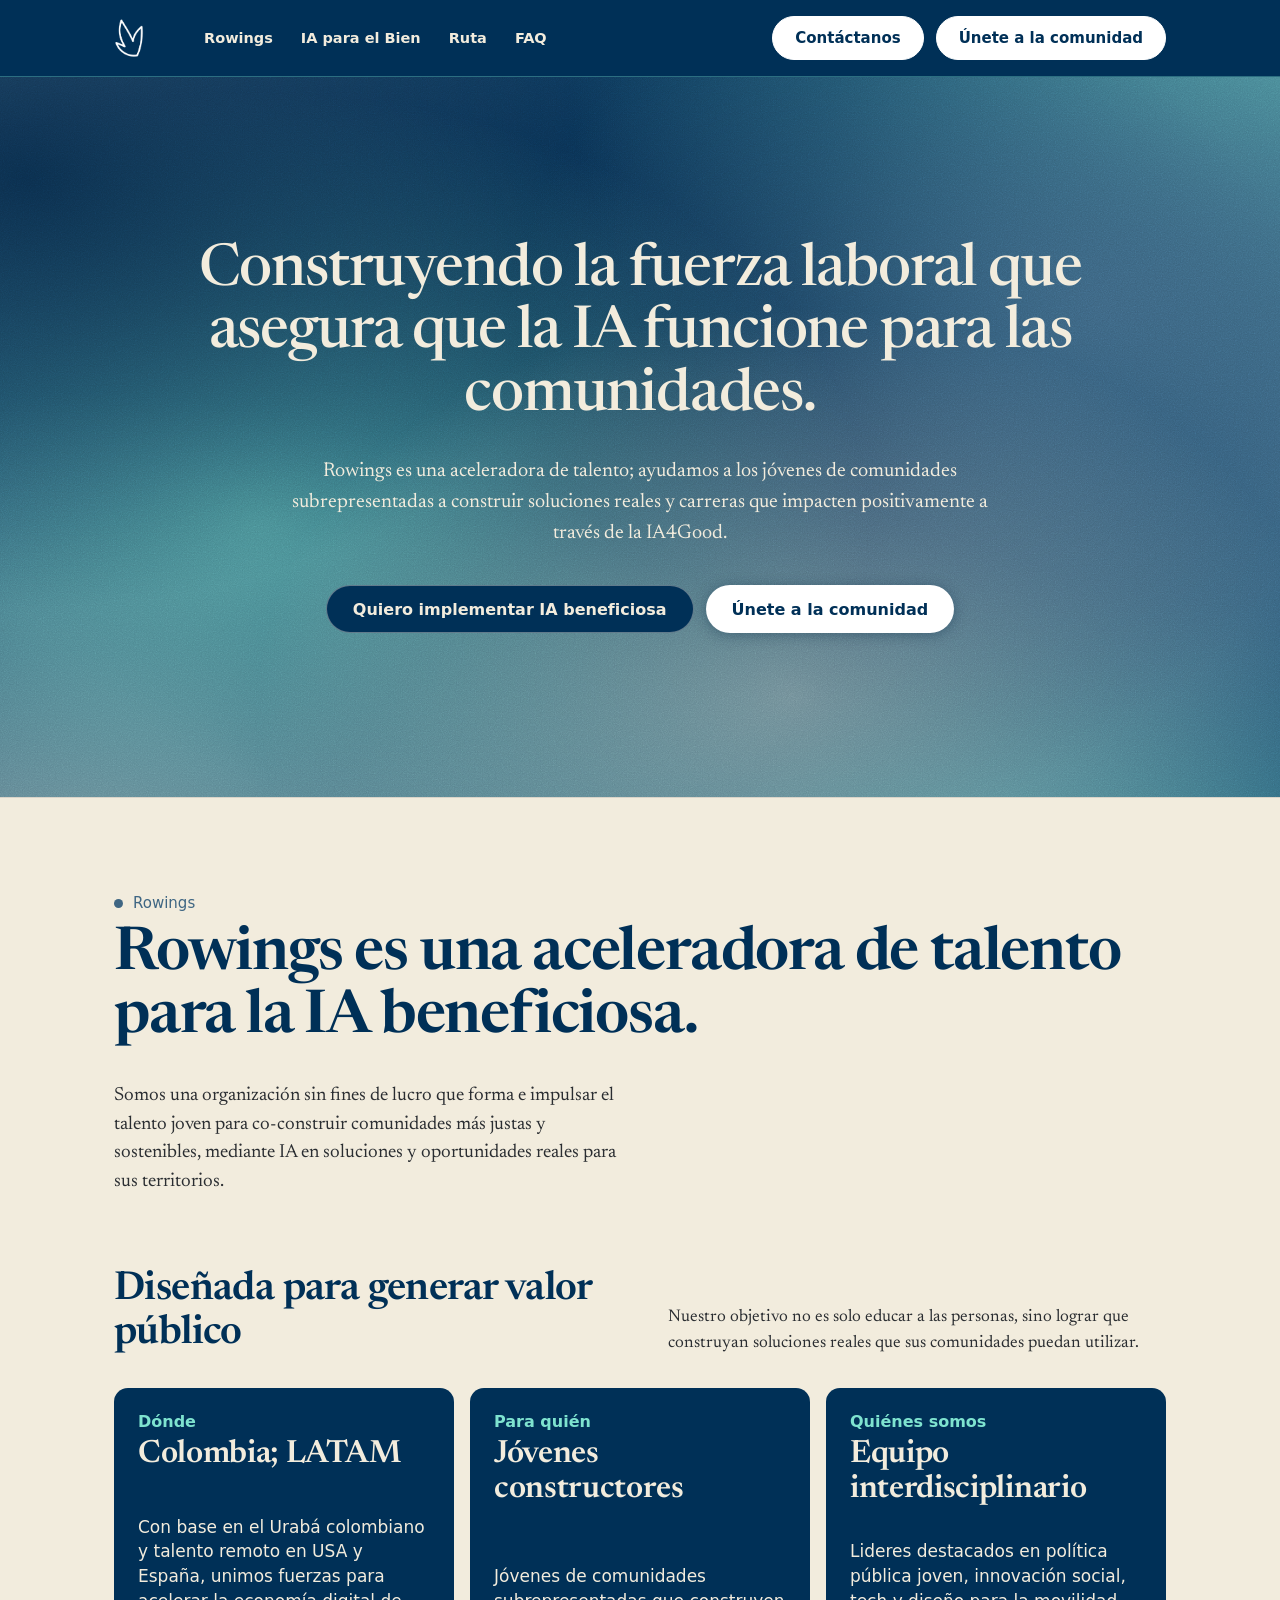
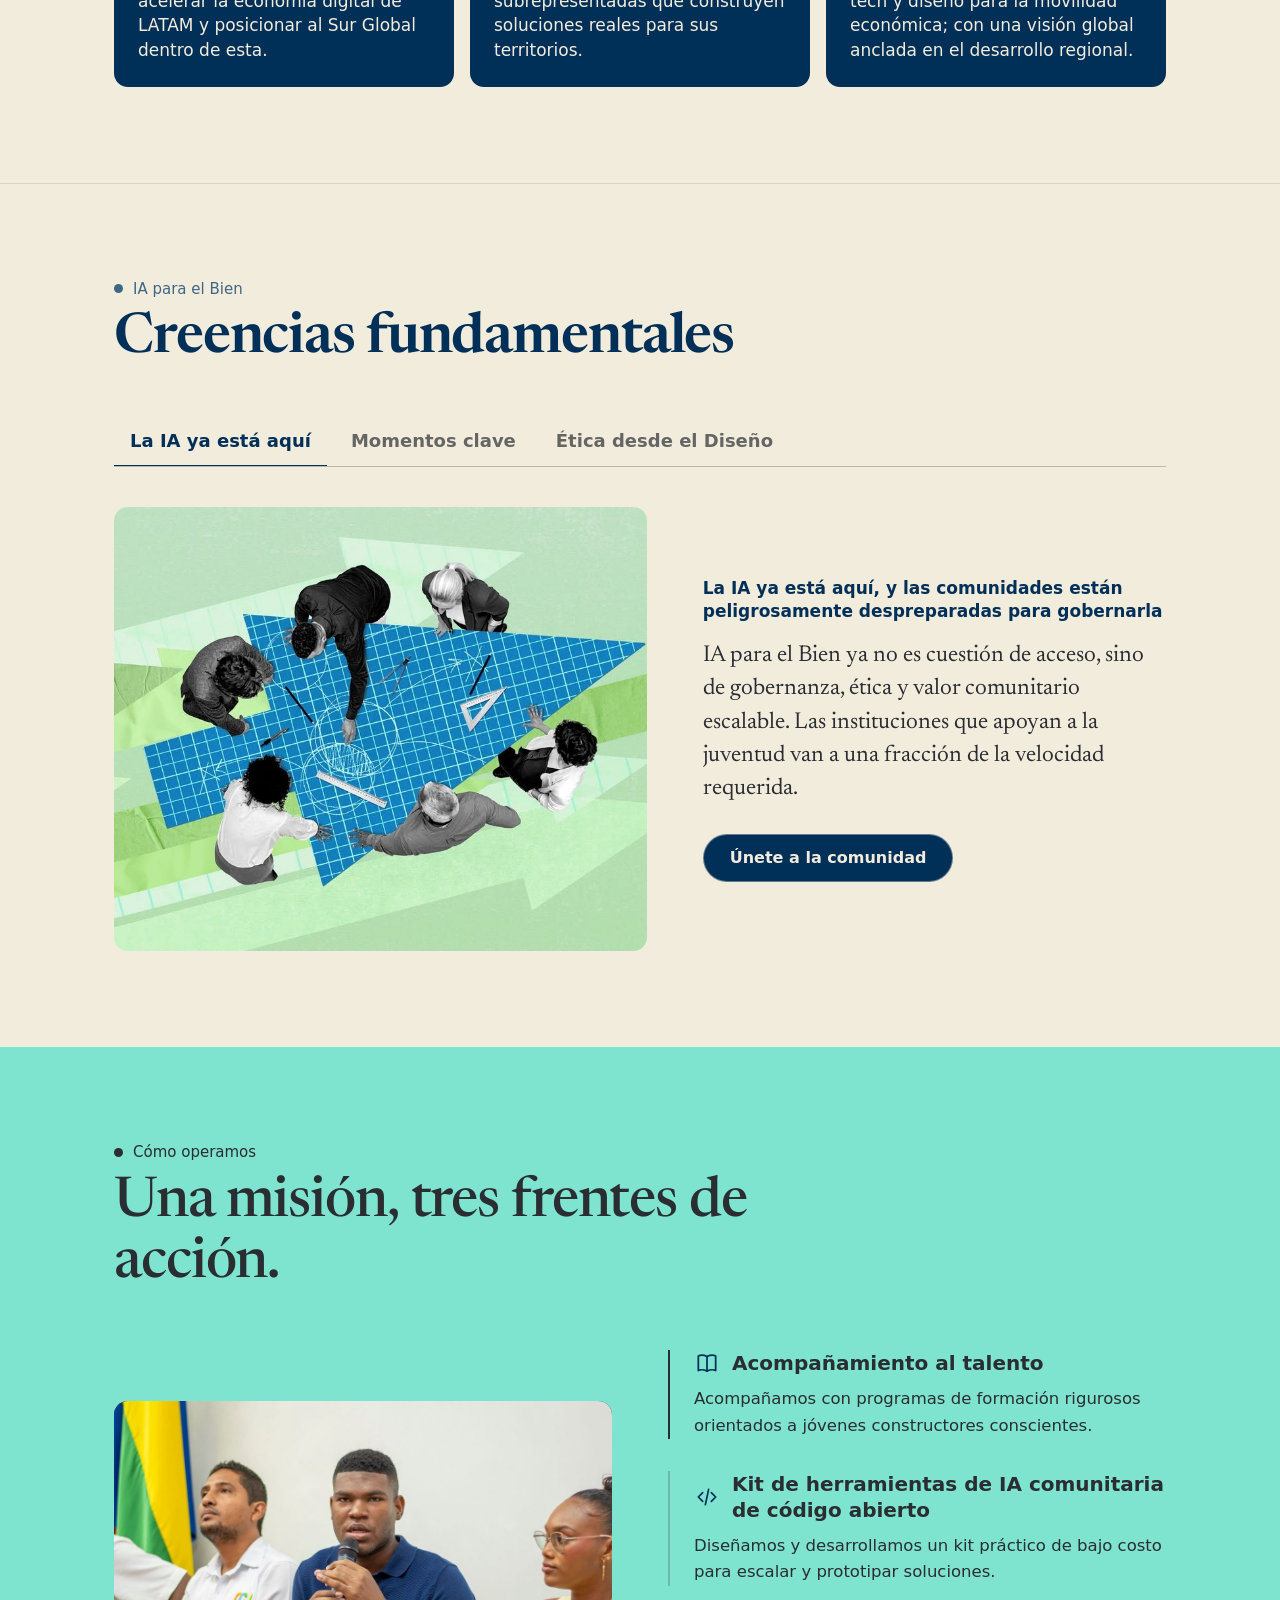
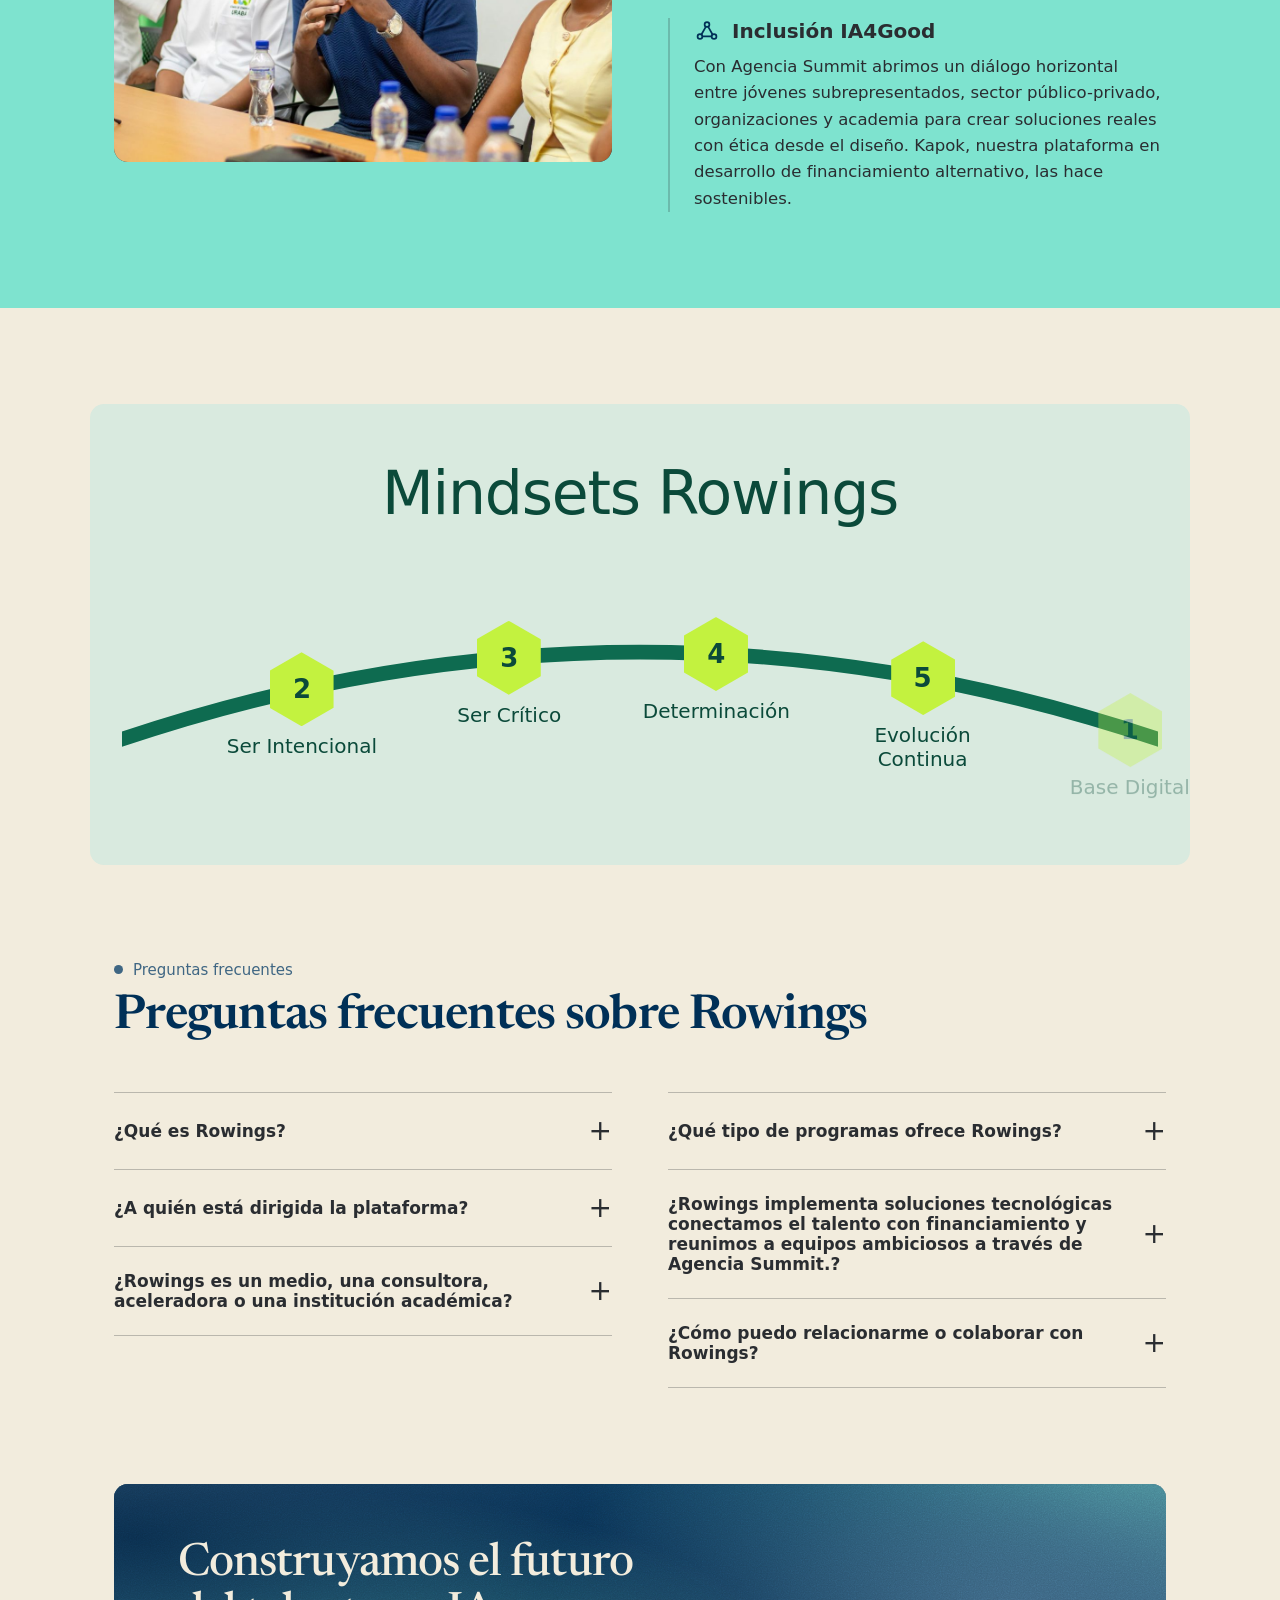
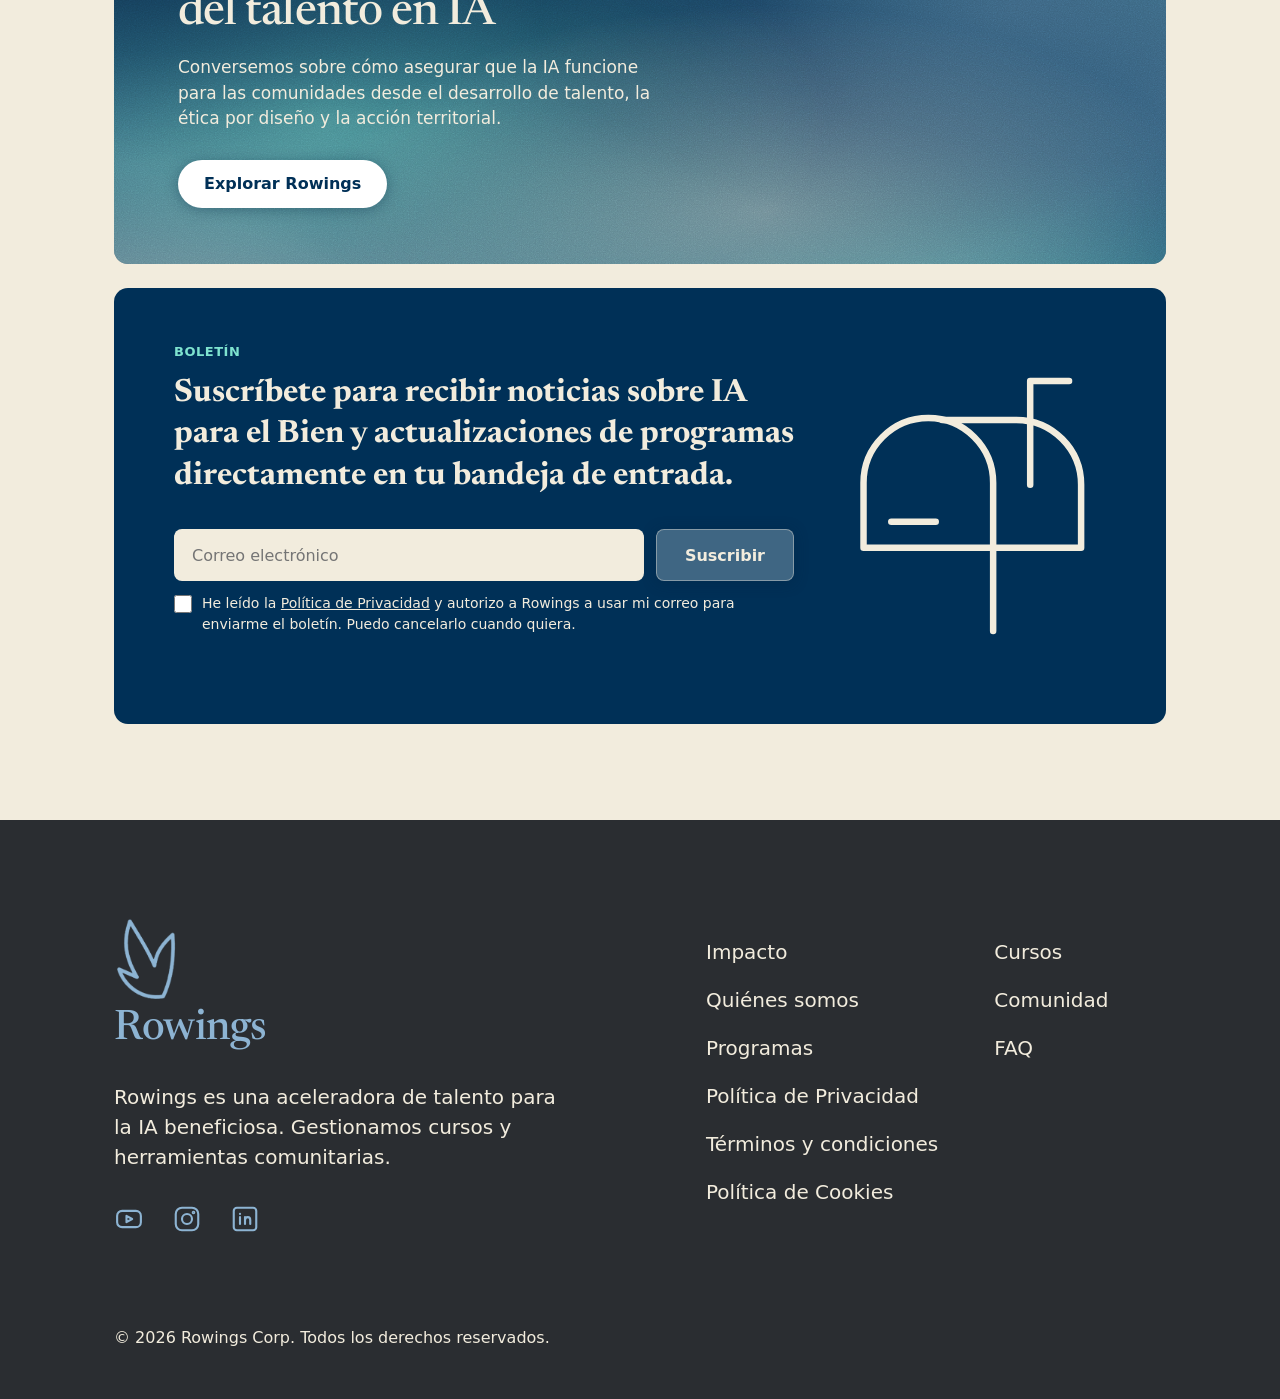
<file: rowings-final/rowings-landing/index.html>
<!doctype html>
<html lang="es">
<head>
<meta charset="utf-8">
<meta name="viewport" content="width=device-width, initial-scale=1, viewport-fit=cover">
<title>Rowings — Aceleradora de talento para la IA beneficiosa</title>
<meta name="description" content="Rowings es una aceleradora de talento sin fines de lucro que ayuda a jóvenes de comunidades subrepresentadas de LATAM a construir soluciones reales con IA para el Bien.">
<link rel="preconnect" href="https://fonts.googleapis.com">
<link href="https://fonts.googleapis.com/css2?family=Newsreader:ital,opsz,wght@0,6..72,400;0,6..72,500;0,6..72,600;0,6..72,700;1,6..72,400&display=swap" rel="stylesheet">
<link rel="stylesheet" href="styles.css">
</head>
<body>

<header>
<div class="bar">
<a href="#inicio" aria-label="Rowings, inicio"><img src="assets/logo.png" alt="" width="30" height="40" style="display:block"></a>
<nav id="menu" aria-label="Principal">
<a class="link" href="#quienes">Rowings</a>
<a class="link" href="#impacto">IA para el Bien</a>
<a class="link" href="#programas">Ruta</a>
<a class="link" href="#faq">FAQ</a>
<div class="nb"><a href="contacto.html">Contáctanos</a><a href="https://chat.whatsapp.com/K2Tq759ibBO39VDR2DajNa?s=cl&p=i&mlu=4&ilr=4">Únete a la comunidad</a></div>
</nav>
<button class="burger" type="button" aria-label="Abrir menú" aria-expanded="false" aria-controls="menu">☰</button>
</div>
</header>

<main>
<section id="inicio" class="hero">
<div class="mesh"></div><div class="grain"></div>
<div class="in">
<h1>Construyendo la fuerza laboral que asegura que la IA funcione para las comunidades.</h1>
<p class="lead">Rowings es una aceleradora de talento; ayudamos a los jóvenes de comunidades subrepresentadas a construir soluciones reales y carreras que impacten positivamente a través de la IA4Good.</p>
<div class="btns">
<a class="pill dk" href="contacto.html">Quiero implementar IA beneficiosa</a>
<a class="pill" href="https://chat.whatsapp.com/K2Tq759ibBO39VDR2DajNa?s=cl&p=i&mlu=4&ilr=4">Únete a la comunidad</a>
</div>
</div>
</section>

<section id="quienes" class="sec">
<div class="wrap">
<div class="eyebrow">Rowings</div>
<h2 class="big">Rowings es una aceleradora de talento para la IA beneficiosa.</h2>
<div class="two top">
<p>Somos una organización sin fines de lucro que forma e impulsar el talento joven para co-construir comunidades más justas y sostenibles, mediante IA en soluciones y oportunidades reales para sus territorios.</p>
  
</div>
<div class="two end">
<h3 class="md">Diseñada para generar valor público</h3>
<p>Nuestro objetivo no es solo educar a las personas, sino lograr que construyan soluciones reales que sus comunidades puedan utilizar.</p>
</div>
<div class="cards">
<div class="card"><div><small>Dónde</small><h3>Colombia;  LATAM</h3></div><p>Con base en el Urabá colombiano y talento remoto en USA y España, unimos fuerzas para acelerar la economía digital de LATAM y posicionar al Sur Global dentro de esta.</p></div>
<div class="card"><div><small>Para quién</small><h3>Jóvenes constructores</h3></div><p>Jóvenes de comunidades subrepresentadas que construyen soluciones reales para sus territorios.</p></div>
<div class="card"><div><small>Quiénes somos</small><h3>Equipo interdisciplinario</h3></div><p>Lideres destacados en política pública joven, innovación social, tech y diseño para la movilidad económica; con una visión global anclada en el desarrollo regional.</p></div>
</div>
</div>
</section>

<section id="impacto" class="sec">
<div class="wrap">
<div class="eyebrow">IA para el Bien</div>
<h2 class="big m">Creencias fundamentales</h2>
<div class="tabs" role="tablist" aria-label="Creencias fundamentales"><button id="t1" type="button" role="tab" aria-selected="true" aria-controls="p1">La IA ya está aquí</button><button id="t2" type="button" role="tab" aria-selected="false" aria-controls="p2" tabindex="-1">Momentos clave</button><button id="t3" type="button" role="tab" aria-selected="false" aria-controls="p3" tabindex="-1">Ética desde el Diseño</button></div>
<div id="p1" class="panel" role="tabpanel" aria-labelledby="t1">
<img src="assets/creencia-1.jpg" alt="Equipo visto desde arriba trabajando sobre un plano azul con forma de flecha">
<div><p class="kick">La IA ya está aquí, y las comunidades están peligrosamente despreparadas para gobernarla</p><p class="body">IA para el Bien ya no es cuestión de acceso, sino de gobernanza, ética y valor comunitario escalable. Las instituciones que apoyan a la juventud van a una fracción de la velocidad requerida.</p><a class="pill dk" href="https://chat.whatsapp.com/K2Tq759ibBO39VDR2DajNa?s=cl&p=i&mlu=4&ilr=4">Únete a la comunidad</a></div>
</div>
<div id="p2" class="panel" role="tabpanel" aria-labelledby="t2" hidden>
<img src="assets/creencia-2.jpg" alt="Ola japonesa hecha con circuitos electrónicos" loading="lazy">
<div><p class="kick">Las personas en momentos clave reescriben la historia de sus comunidades</p><p class="body">El futuro de la IA en América Latina no está escrito. Un grupo pequeño de jóvenes constructores, en el momento justo, puede guiar la tecnología hacia mejores resultados. Los encontramos y preparamos.</p><a class="pill dk" href="https://chat.whatsapp.com/K2Tq759ibBO39VDR2DajNa?s=cl&p=i&mlu=4&ilr=4">Únete a la comunidad</a></div>
</div>
<div id="p3" class="panel" role="tabpanel" aria-labelledby="t3" hidden>
<img src="assets/creencia-3.jpg" alt="Vista aérea de campos amarillos con un camino y un río" loading="lazy">
<div><p class="kick">Necesitamos urgencia y sabiduría, con Ética desde el Diseño</p><p class="body">El tiempo es corto y desplegar IA sin gobernanza conduce a la exclusión. Actuamos rápido y con reflexión, construyendo la ética desde el diseño.</p><a class="pill dk" href="https://chat.whatsapp.com/K2Tq759ibBO39VDR2DajNa?s=cl&p=i&mlu=4&ilr=4">Únete a la comunidad</a></div>
</div>
</div>
</section>

<section id="programas" class="ops">
<div class="wrap">
<div class="eyebrow">Cómo operamos</div>
<h2>Una misión, tres frentes de acción.</h2>
<div class="opsg">
<div class="vis"><img class="on" src="assets/frente-1.jpg" alt="Joven expone con micrófono en un panel junto a otros participantes"><img src="assets/frente-2.jpg" alt="Auditorio lleno de estudiantes en la Semana de la Juventud" loading="lazy"><img src="assets/frente-3.jpg" alt="Joven habla con micrófono en un evento con otros participantes de pie" loading="lazy"></div>
<div class="fr">
<article tabindex="0" data-i="1" class="on" aria-current="true"><h3><svg width="26" height="26" viewBox="0 0 24 24" fill="none" stroke-width="1.6" stroke-linecap="round" stroke-linejoin="round" aria-hidden="true"><path d="M4 5.5C6 4.5 9 4.5 12 6c3-1.5 6-1.5 8-.5V19c-2-1-5-1-8 .5-3-1.5-6-1.5-8-.5z"/><path d="M12 6v13.5"/></svg>Acompañamiento al talento</h3><p>Acompañamos con programas de formación rigurosos orientados a jóvenes constructores conscientes.</p></article>
<article tabindex="0" data-i="2"><h3><svg width="26" height="26" viewBox="0 0 24 24" fill="none" stroke-width="1.6" stroke-linecap="round" stroke-linejoin="round" aria-hidden="true"><path d="M8 8l-4 4 4 4M16 8l4 4-4 4M13.5 5l-3 14"/></svg>Kit de herramientas de IA comunitaria de código abierto</h3><p>Diseñamos y desarrollamos un kit práctico de bajo costo para escalar y prototipar soluciones.</p></article>
<article tabindex="0" data-i="3"><h3><svg width="26" height="26" viewBox="0 0 24 24" fill="none" stroke-width="1.6" stroke-linecap="round" stroke-linejoin="round" aria-hidden="true"><circle cx="12" cy="6" r="2.2"/><circle cx="5.5" cy="17" r="2.2"/><circle cx="18.5" cy="17" r="2.2"/><path d="M11 8l-4 7M13 8l4 7M8 17h8"/></svg>Inclusión IA4Good</h3><p>Con Agencia Summit abrimos un diálogo horizontal entre jóvenes subrepresentados, sector público-privado, organizaciones y academia para crear soluciones reales con ética desde el diseño. Kapok, nuestra plataforma en desarrollo de financiamiento alternativo, las hace sostenibles.</p></article>
</div>
</div>
</div>
</section>

<section id="mentalidad" class="mind">
<div class="mcard">
<h2>Mindsets Rowings</h2>
<div id="arc" class="arc" role="img" aria-label="Mindsets Rowings: 1 Base Digital, 2 Ser Intencional, 3 Ser Crítico, 4 Determinación, 5 Evolución Continua">
<svg viewBox="0 0 1000 300" preserveAspectRatio="none" aria-hidden="true"><path d="M-100 235Q500 -7 1100 235" fill="none" stroke="#0E6B50" stroke-width="14" stroke-linecap="round"/></svg>
</div>
</div>
</section>

<section id="faq">
<div class="wrap">
<div class="eyebrow">Preguntas frecuentes</div>
<h2 class="faqt">Preguntas frecuentes sobre Rowings</h2>
<div class="faq">
<div>
<details><summary>¿Qué es Rowings?</summary><div class="ans"><p>Rowings es una plataforma de IA para el Bien que conecta jóvenes subrepresentados con el sector público-privado, organizaciones sociales y academia para transformar la tecnología en soluciones territoriales reales.</p><p>Nuestro objetivo es impulsar el talento joven para co-construir comunidades más justas y sostenibles, mediante soluciones reales de IA con Ética desde el Diseño.</p></div></details>
<details><summary>¿A quién está dirigida la plataforma?</summary><div class="ans"><p>Rowings está dirigida a jóvenes subrepresentados de América Latina interesados en construir una carrera en IA para el Bien, y a organizaciones del sector social, privado, público e instituciones educativas interesadas en impulsar y financiar soluciones que hagan a sus comunidades más sostenibles, prósperas y seguras.</p></div></details>
<details><summary>¿Rowings es un medio, una consultora, aceleradora o una institución académica?</summary><div class="ans"><p>Rowings es una organización sin fines de lucro aceleradora de talento para la IA beneficiosa. Gestionamos cursos, herramientas comunitarias abiertas,</p></div></details>
</div>
<div>
<details><summary>¿Qué tipo de programas ofrece Rowings?</summary><div class="ans"><p>Ofrecemos tres programas activos:</p><p><strong>1. Cursos: IA para el Bien, Gobernanza y Ética desde el Diseño.</strong> Programas de formación en inteligencia artificial, tecnología, Ética desde el Diseño y cultura de innovación, con enfoque práctico y aplicado, adaptado a distintos niveles.</p><p><strong>2. Kit de herramientas comunitarias de IA de código abierto.</strong> Un kit práctico de código abierto que desarrollamos y mantenemos para que nuestra fuerza laboral pueda construir soluciones comunitarias de bajo costo y baja barrera de idioma.</p><p><strong>3. Plataforma de Financiamiento Alternativo + Agencia Summit.</strong> Conectamos a constructores excepcionales con rutas de financiamiento alternativo, fondos y redes globales para escalar. Agencia Summit es nuestro espacio de convergencia presencial donde articulamos a la juventud, el sector público-privado, la academia y las organizaciones sociales.</p></div></details>
<details><summary>¿Rowings implementa soluciones tecnológicas conectamos el talento con financiamiento y reunimos a equipos ambiciosos a través de Agencia Summit.?</summary><div class="ans"><p>Sí. Acompañamos a jóvenes y organizaciones en el diseño, desarrollo e implementación de soluciones tecnológicas basadas en IA para el Bien y Ética desde el Diseño, a través de nuestro kit de herramientas comunitarias, programas de formación y Agencia Summit como plataforma de despliegue.</p></div></details>
<details><summary>¿Cómo puedo relacionarme o colaborar con Rowings?</summary><div class="ans"><p>Si eres joven interesado en nuestros programas, puedes postularte a uno de nuestros programas gratuitos.</p><p>Si representas una entidad pública, una empresa, startup, organización social, institución educativa o emprendimiento social, puedes contactarnos para explorar conversaciones, programas, alianzas estratégicas o proyectos conjuntos orientados a generar valor público escalable y sostenible.</p></div></details>
</div>
</div>
</div>
</section>

<div class="gap">
<div class="cta">
<div class="mesh"></div><div class="grain"></div>
<div class="in">
<h2>Construyamos el futuro del talento en IA</h2>
<p>Conversemos sobre cómo asegurar que la IA funcione para las comunidades desde el desarrollo de talento, la ética por diseño y la acción territorial.</p>
<a class="pill" href="https://youtube.com/@rownigs?si=HGnGcYSCP7xqgEeB">Explorar Rowings</a>
</div>
</div>
</div>

<div class="gap" id="comunidad">
<div class="news">
<div>
<div class="k">BOLETÍN</div>
<h2>Suscríbete para recibir noticias sobre IA para el Bien y actualizaciones de programas directamente en tu bandeja de entrada.</h2>
<!-- TODO: poner en action la URL del servicio de correo (Brevo, Mailchimp, etc.) -->
<form id="suscripcion" action="" method="post">
<label for="correo" style="position:absolute;width:1px;height:1px;overflow:hidden;clip:rect(0,0,0,0)">Correo electrónico</label>
<input id="correo" name="correo" type="email" placeholder="Correo electrónico" autocomplete="email" required>
<button type="submit" class="pill">Suscribir</button>
<label class="ck"><input type="checkbox" name="autorizacion" required><span>He leído la <a href="privacidad.html">Política de Privacidad</a> y autorizo a Rowings a usar mi correo para enviarme el boletín. Puedo cancelarlo cuando quiera.</span></label>
<p id="msg" role="status" aria-live="polite"></p>
</form>
</div>
<svg width="250" height="290" viewBox="0 0 270 310" fill="none" stroke="#F2ECDD" stroke-width="7" stroke-linecap="round" stroke-linejoin="round" aria-hidden="true"><path d="M20 200V130a70 70 0 0 1 140 0v70z"/><path d="M50 172h48"/><path d="M105 62h80a70 70 0 0 1 70 70v68h-95"/><path d="M200 20h42M200 20v112"/><path d="M160 200v90"/></svg>
</div>
</div>
</main>

<footer>
<div class="ft">
<div class="brand">
<a class="lg" href="#inicio" aria-label="Rowings, inicio"><img src="assets/logo-footer.png" alt="" width="64" height="86"><span>Rowings</span></a>
<p>Rowings es una aceleradora de talento para la IA beneficiosa. Gestionamos cursos y herramientas comunitarias.</p>
<!-- TODO: reemplazar href="#" por los perfiles reales -->
<div class="soc">
<a href="https://youtube.com/@rownigs?si=HGnGcYSCP7xqgEeB" aria-label="YouTube"><svg width="30" height="30" viewBox="0 0 24 24" aria-hidden="true"><rect x="2.5" y="5.5" width="19" height="13" rx="4"/><path d="M10 9.5v5l4.5-2.5z"/></svg></a>
<a href="https://instagram.com/withrowings?srtk=azB1YnV5OTRnc25l" aria-label="Instagram"><svg width="30" height="30" viewBox="0 0 24 24" aria-hidden="true"><rect x="3" y="3" width="18" height="18" rx="5"/><circle cx="12" cy="12" r="4"/><circle cx="17.2" cy="6.8" r=".6"/></svg></a>
<a href="https://www.linkedin.com/company/rowings/" aria-label="LinkedIn"><svg width="30" height="30" viewBox="0 0 24 24" aria-hidden="true"><rect x="3" y="3" width="18" height="18" rx="2.5"/><path d="M8 10.5V16M8 7.8v.1M12 16v-5.5M12 13c0-1.6 1-2.5 2.3-2.5 1.4 0 1.9 1 1.9 2.4V16"/></svg></a>
</div>
</div>
<nav aria-label="Pie de página">
<div><a class="link" href="#impacto">Impacto</a><a class="link" href="#quienes">Quiénes somos</a><a class="link" href="#programas">Programas</a><a class="link" href="privacidad.html">Política de Privacidad</a><a class="link" href="terminos.html">Términos y condiciones</a><a class="link" href="cookies.html">Política de Cookies</a></div>
<div><a class="link" href="#programas">Cursos</a><a class="link" href="#comunidad">Comunidad</a><a class="link" href="#faq">FAQ</a></div>
</nav>
</div>
<div class="copy">© 2026 Rowings Corp. Todos los derechos reservados.</div>
</footer>

<script>
const h=document.querySelector('header'),b=h.querySelector('.burger');
const set=o=>{h.classList.toggle('open',o);b.setAttribute('aria-expanded',o)};
b.onclick=()=>set(!h.classList.contains('open'));
h.querySelectorAll('nav a').forEach(a=>a.onclick=()=>set(false));
const f=document.getElementById('suscripcion'),m=document.getElementById('msg'),c=document.getElementById('correo');
f.addEventListener('submit',e=>{
if(!c.checkValidity()){e.preventDefault();m.textContent='Escribe un correo electrónico válido.';c.focus();return}
if(!f.getAttribute('action')){e.preventDefault();m.textContent='Formulario listo: falta conectar el servicio de correo (modo demostración).'}
});
const tb=[...document.querySelectorAll('[role=tab]')];
const show=t=>{tb.forEach(x=>{const on=x===t;x.setAttribute('aria-selected',on);x.tabIndex=on?0:-1;document.getElementById(x.getAttribute('aria-controls')).hidden=!on});t.focus()};
tb.forEach((t,i)=>{t.onclick=()=>show(t);t.onkeydown=e=>{const k={ArrowRight:1,ArrowLeft:-1}[e.key];if(k){e.preventDefault();show(tb[(i+k+tb.length)%tb.length])}}});
const fa=[...document.querySelectorAll('.fr article')],fi=[...document.querySelectorAll('.vis img')];
const pick=i=>fa.forEach((a,k)=>{a.classList.toggle('on',k==i);k==i?a.setAttribute('aria-current','true'):a.removeAttribute('aria-current');fi[k].classList.toggle('on',k==i)});
fa.forEach((a,i)=>['mouseenter','focus','click'].forEach(ev=>a.addEventListener(ev,()=>pick(i))));
const L=['Base Digital','Ser Intencional','Ser Crítico','Determinación','Evolución Continua'],arc=document.getElementById('arc'),nd=[];
for(let j=0;j<10;j++){const d=document.createElement('div');d.className='nd';d.setAttribute('aria-hidden','true');d.innerHTML='<b>'+(j%5+1)+'</b><span>'+L[j%5]+'</span>';arc.appendChild(d);nd.push(d)}
let s=0,last=0,paused=matchMedia('(prefers-reduced-motion:reduce)').matches;
const place=()=>nd.forEach((d,j)=>{const u=((-.9+.2*j+s+1)%2+2)%2-1,k=2*u-1;d.style.left=u*100+'%';d.style.top=(.38+.28*k*k)*100+'%';d.style.opacity=Math.max(0,Math.min(1,u/.08,(1-u)/.08))});
const tick=t=>{if(!paused&&last)s-=(t-last)/1000*.05;last=t;place();requestAnimationFrame(tick)};
place();requestAnimationFrame(tick);
</script>
</body>
</html>
</file>
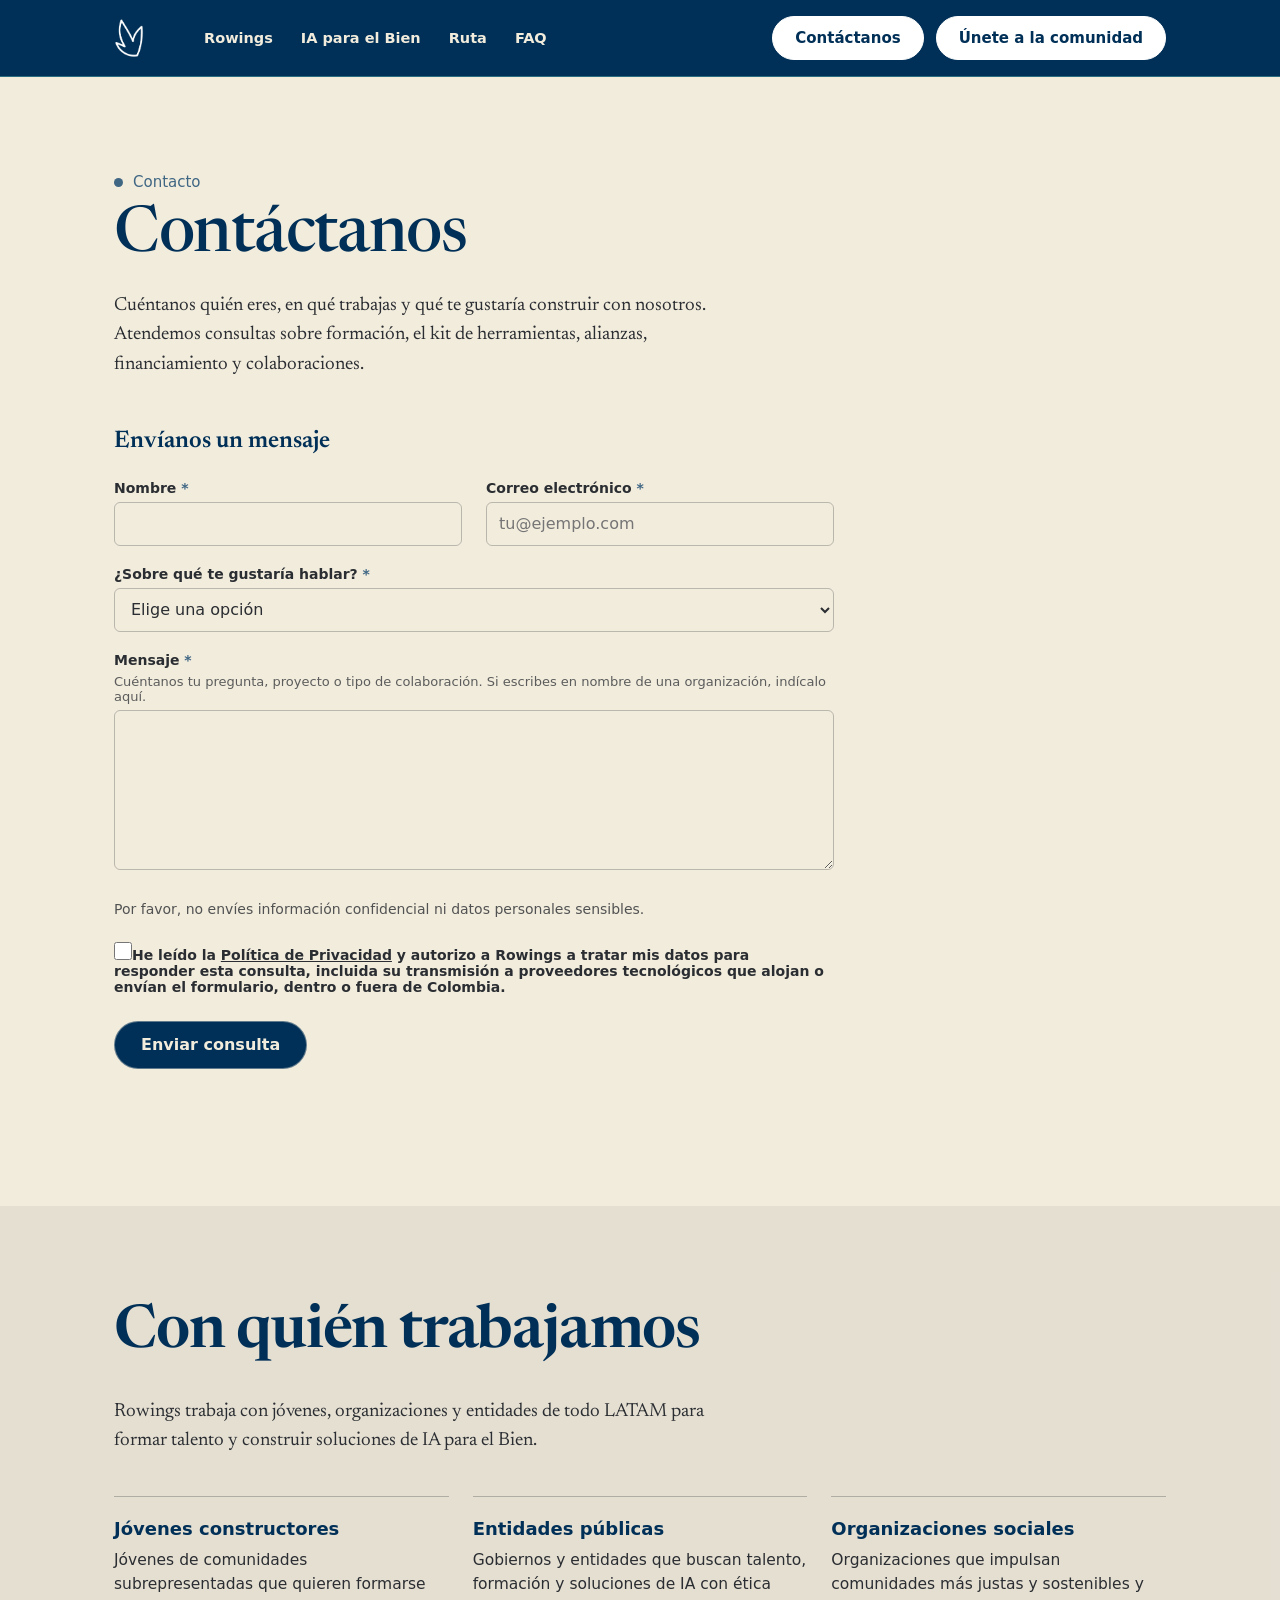
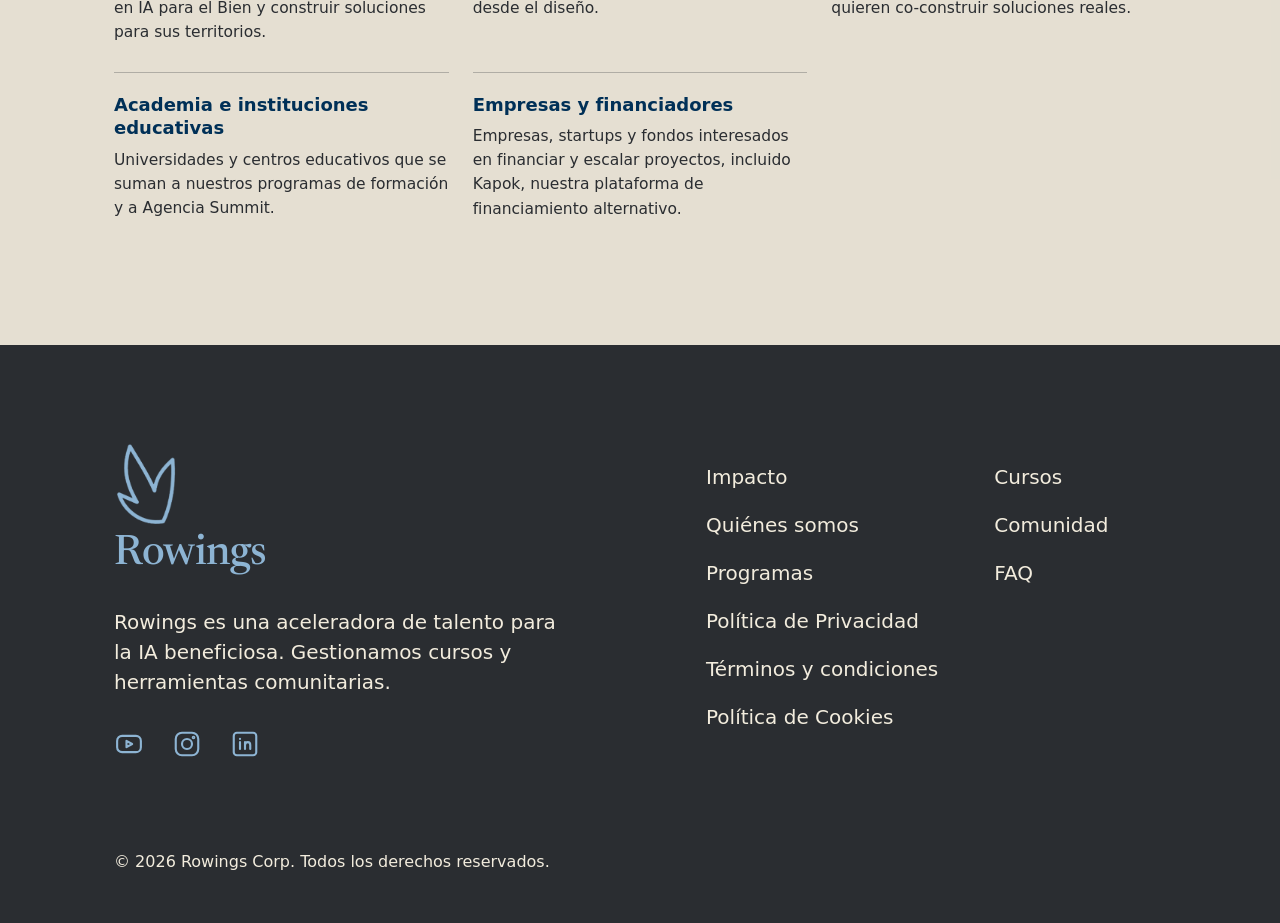
<file: rowings-final/rowings-landing/contacto.html>
<!doctype html>
<html lang="es">
<head>
<meta charset="utf-8">
<meta name="viewport" content="width=device-width, initial-scale=1, viewport-fit=cover">
<title>Contáctanos — Rowings</title>
<meta name="description" content="Escríbenos: cuéntanos quién eres y qué te gustaría construir con Rowings, la aceleradora de talento para la IA beneficiosa.">
<link rel="preconnect" href="https://fonts.googleapis.com">
<link href="https://fonts.googleapis.com/css2?family=Newsreader:ital,opsz,wght@0,6..72,400;0,6..72,500;0,6..72,600;0,6..72,700;1,6..72,400&display=swap" rel="stylesheet">
<link rel="stylesheet" href="styles.css">
</head>
<body>

<header>
<div class="bar">
<a href="index.html#inicio" aria-label="Rowings, inicio"><img src="assets/logo.png" alt="" width="30" height="40" style="display:block"></a>
<nav id="menu" aria-label="Principal">
<a class="link" href="index.html#quienes">Rowings</a>
<a class="link" href="index.html#impacto">IA para el Bien</a>
<a class="link" href="index.html#programas">Ruta</a>
<a class="link" href="index.html#faq">FAQ</a>
<div class="nb"><a href="contacto.html" aria-current="page">Contáctanos</a><a href="https://chat.whatsapp.com/K2Tq759ibBO39VDR2DajNa?s=cl&p=i&mlu=4&ilr=4">Únete a la comunidad</a></div>
</nav>
<button class="burger" type="button" aria-label="Abrir menú" aria-expanded="false" aria-controls="menu">☰</button>
</div>
</header>

<main>
<section class="ct"><div class="wrap">
<div class="eyebrow">Contacto</div>
<h1>Contáctanos</h1>
<p class="intro">Cuéntanos quién eres, en qué trabajas y qué te gustaría construir con nosotros. Atendemos consultas sobre formación, el kit de herramientas, alianzas, financiamiento y colaboraciones.</p>
<h2 class="sub">Envíanos un mensaje</h2>
<form id="contacto-form" action="https://formsubmit.co/ajax/hellorowings@gmail.com" method="post">
<input type="hidden" name="_subject" value="Nuevo mensaje desde la página de Rowings"><input type="hidden" name="_template" value="table"><input type="text" name="_honey" style="display:none" tabindex="-1" autocomplete="off">
<div><label for="nombre">Nombre <i>*</i></label><input id="nombre" name="nombre" type="text" autocomplete="name" required></div>
<div><label for="correo">Correo electrónico <i>*</i></label><input id="correo" name="correo" type="email" placeholder="tu@ejemplo.com" autocomplete="email" required></div>
<div class="full"><label for="tema">¿Sobre qué te gustaría hablar? <i>*</i></label><select id="tema" name="tema" required><option value="">Elige una opción</option><option>Formación y cursos</option><option>Kit de herramientas de código abierto</option><option>Alianzas y colaboración</option><option>Financiamiento (Kapok)</option><option>Agencia Summit</option><option>Prensa y medios</option><option>Otro</option></select></div>
<div class="full"><label for="mensaje">Mensaje <i>*</i></label><p class="hint">Cuéntanos tu pregunta, proyecto o tipo de colaboración. Si escribes en nombre de una organización, indícalo aquí.</p><textarea id="mensaje" name="mensaje" required></textarea></div>
<p class="note full">Por favor, no envíes información confidencial ni datos personales sensibles.</p>
<label class="ck full"><input type="checkbox" name="autorizacion" value="Sí" required><span>He leído la <a href="privacidad.html">Política de Privacidad</a> y autorizo a Rowings a tratar mis datos para responder esta consulta, incluida su transmisión a proveedores tecnológicos que alojan o envían el formulario, dentro o fuera de Colombia.</span></label>
<div class="full"><button class="pill dk" type="submit">Enviar consulta</button></div>
<p id="msg" role="status" aria-live="polite"></p>
</form>
</div></section>
<section class="who"><div class="wrap">
<h2 class="big">Con quién trabajamos</h2>
<p class="lead2">Rowings trabaja con jóvenes, organizaciones y entidades de todo LATAM para formar talento y construir soluciones de IA para el Bien.</p>
<div class="ppl"><div><h3>Jóvenes constructores</h3><p>Jóvenes de comunidades subrepresentadas que quieren formarse en IA para el Bien y construir soluciones para sus territorios.</p></div><div><h3>Entidades públicas</h3><p>Gobiernos y entidades que buscan talento, formación y soluciones de IA con ética desde el diseño.</p></div><div><h3>Organizaciones sociales</h3><p>Organizaciones que impulsan comunidades más justas y sostenibles y quieren co-construir soluciones reales.</p></div><div><h3>Academia e instituciones educativas</h3><p>Universidades y centros educativos que se suman a nuestros programas de formación y a Agencia Summit.</p></div><div><h3>Empresas y financiadores</h3><p>Empresas, startups y fondos interesados en financiar y escalar proyectos, incluido Kapok, nuestra plataforma de financiamiento alternativo.</p></div></div>
</div></section>
</main>

<footer>
<div class="ft">
<div class="brand">
<a class="lg" href="index.html#inicio" aria-label="Rowings, inicio"><img src="assets/logo-footer.png" alt="" width="64" height="86"><span>Rowings</span></a>
<p>Rowings es una aceleradora de talento para la IA beneficiosa. Gestionamos cursos y herramientas comunitarias.</p>
<!-- TODO: reemplazar href="#" por los perfiles reales -->
<div class="soc">
<a href="https://youtube.com/@rownigs?si=HGnGcYSCP7xqgEeB" aria-label="YouTube"><svg width="30" height="30" viewBox="0 0 24 24" aria-hidden="true"><rect x="2.5" y="5.5" width="19" height="13" rx="4"/><path d="M10 9.5v5l4.5-2.5z"/></svg></a>
<a href="https://instagram.com/withrowings?srtk=azB1YnV5OTRnc25l" aria-label="Instagram"><svg width="30" height="30" viewBox="0 0 24 24" aria-hidden="true"><rect x="3" y="3" width="18" height="18" rx="5"/><circle cx="12" cy="12" r="4"/><circle cx="17.2" cy="6.8" r=".6"/></svg></a>
<a href="https://www.linkedin.com/company/rowings/" aria-label="LinkedIn"><svg width="30" height="30" viewBox="0 0 24 24" aria-hidden="true"><rect x="3" y="3" width="18" height="18" rx="2.5"/><path d="M8 10.5V16M8 7.8v.1M12 16v-5.5M12 13c0-1.6 1-2.5 2.3-2.5 1.4 0 1.9 1 1.9 2.4V16"/></svg></a>
</div>
</div>
<nav aria-label="Pie de página">
<div><a class="link" href="index.html#impacto">Impacto</a><a class="link" href="index.html#quienes">Quiénes somos</a><a class="link" href="index.html#programas">Programas</a><a class="link" href="privacidad.html">Política de Privacidad</a><a class="link" href="terminos.html">Términos y condiciones</a><a class="link" href="cookies.html">Política de Cookies</a></div>
<div><a class="link" href="index.html#programas">Cursos</a><a class="link" href="index.html#comunidad">Comunidad</a><a class="link" href="index.html#faq">FAQ</a></div>
</nav>
</div>
<div class="copy">© 2026 Rowings Corp. Todos los derechos reservados.</div>
</footer>

<script>
const h=document.querySelector('header'),b=h.querySelector('.burger');
const set=o=>{h.classList.toggle('open',o);b.setAttribute('aria-expanded',o)};
b.onclick=()=>set(!h.classList.contains('open'));
h.querySelectorAll('nav a').forEach(a=>a.onclick=()=>set(false));
const f=document.getElementById('contacto-form'),m=document.getElementById('msg');
f.addEventListener('submit',async e=>{e.preventDefault();const b=f.querySelector('button');b.disabled=true;m.textContent='Enviando…';
try{const r=await fetch(f.action,{method:'POST',headers:{Accept:'application/json'},body:new FormData(f)});if(!r.ok)throw 0;f.reset();m.textContent='¡Gracias! Recibimos tu mensaje y te responderemos pronto.'}
catch(_){m.textContent='No pudimos enviar el mensaje. Escríbenos a hellorowings@gmail.com.'}
b.disabled=false});
</script>
</body>
</html>
</file>
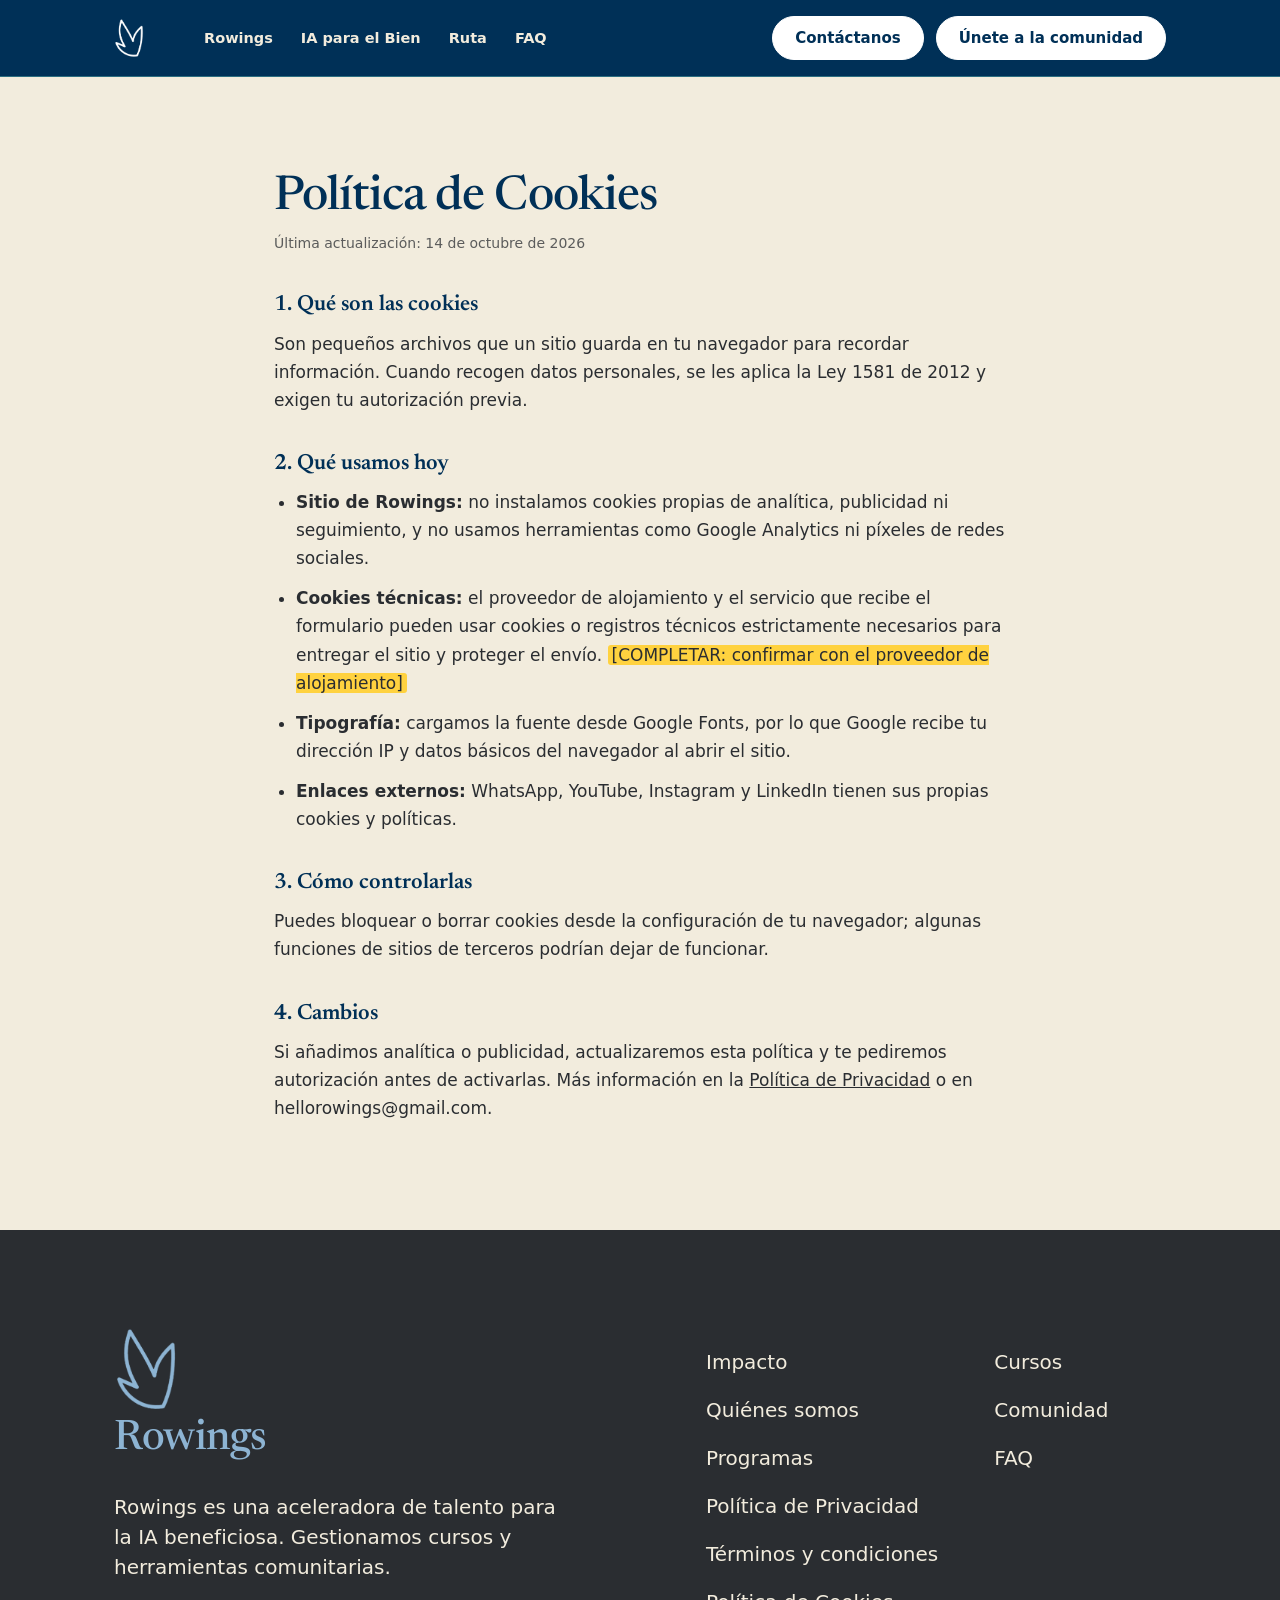
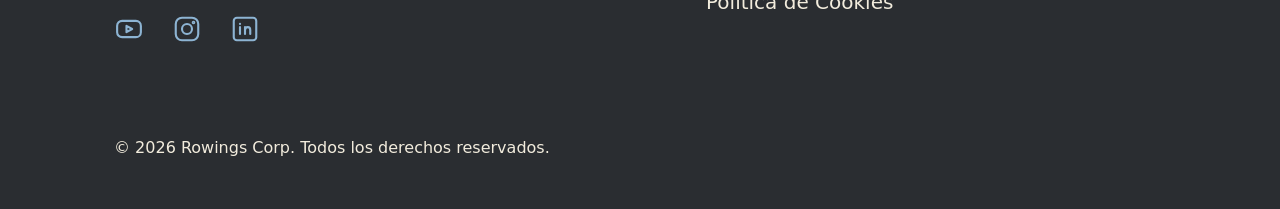
<file: rowings-final/rowings-landing/cookies.html>
<!doctype html>
<html lang="es">
<head>
<meta charset="utf-8">
<meta name="viewport" content="width=device-width, initial-scale=1, viewport-fit=cover">
<title>Política de Cookies — Rowings</title>
<meta name="description" content="Política de Cookies de Rowings.">
<link rel="preconnect" href="https://fonts.googleapis.com">
<link href="https://fonts.googleapis.com/css2?family=Newsreader:ital,opsz,wght@0,6..72,400;0,6..72,500;0,6..72,600;0,6..72,700;1,6..72,400&display=swap" rel="stylesheet">
<link rel="stylesheet" href="styles.css">
</head>
<body>
<header>
<div class="bar">
<a href="index.html#inicio" aria-label="Rowings, inicio"><img src="assets/logo.png" alt="" width="30" height="40" style="display:block"></a>
<nav id="menu" aria-label="Principal">
<a class="link" href="index.html#quienes">Rowings</a>
<a class="link" href="index.html#impacto">IA para el Bien</a>
<a class="link" href="index.html#programas">Ruta</a>
<a class="link" href="index.html#faq">FAQ</a>
<div class="nb"><a href="contacto.html">Contáctanos</a><a href="https://chat.whatsapp.com/K2Tq759ibBO39VDR2DajNa?s=cl&p=i&mlu=4&ilr=4">Únete a la comunidad</a></div>
</nav>
<button class="burger" type="button" aria-label="Abrir menú" aria-expanded="false" aria-controls="menu">☰</button>
</div>
</header>
<main class="legal"><div class="wrap">
<h1>Política de Cookies</h1><p class="upd">Última actualización: 14 de octubre de 2026</p>
<h2>1. Qué son las cookies</h2>
<p>Son pequeños archivos que un sitio guarda en tu navegador para recordar información. Cuando recogen datos personales, se les aplica la Ley 1581 de 2012 y exigen tu autorización previa.</p>
<h2>2. Qué usamos hoy</h2>
<ul><li><strong>Sitio de Rowings:</strong> no instalamos cookies propias de analítica, publicidad ni seguimiento, y no usamos herramientas como Google Analytics ni píxeles de redes sociales.</li>
<li><strong>Cookies técnicas:</strong> el proveedor de alojamiento y el servicio que recibe el formulario pueden usar cookies o registros técnicos estrictamente necesarios para entregar el sitio y proteger el envío. <mark>[COMPLETAR: confirmar con el proveedor de alojamiento]</mark></li>
<li><strong>Tipografía:</strong> cargamos la fuente desde Google Fonts, por lo que Google recibe tu dirección IP y datos básicos del navegador al abrir el sitio.</li>
<li><strong>Enlaces externos:</strong> WhatsApp, YouTube, Instagram y LinkedIn tienen sus propias cookies y políticas.</li></ul>
<h2>3. Cómo controlarlas</h2>
<p>Puedes bloquear o borrar cookies desde la configuración de tu navegador; algunas funciones de sitios de terceros podrían dejar de funcionar.</p>
<h2>4. Cambios</h2>
<p>Si añadimos analítica o publicidad, actualizaremos esta política y te pediremos autorización antes de activarlas. Más información en la <a href="privacidad.html">Política de Privacidad</a> o en hellorowings@gmail.com.</p>
</div></main>
<footer>
<div class="ft">
<div class="brand">
<a class="lg" href="index.html#inicio" aria-label="Rowings, inicio"><img src="assets/logo-footer.png" alt="" width="64" height="86"><span>Rowings</span></a>
<p>Rowings es una aceleradora de talento para la IA beneficiosa. Gestionamos cursos y herramientas comunitarias.</p>
<!-- TODO: reemplazar href="#" por los perfiles reales -->
<div class="soc">
<a href="https://youtube.com/@rownigs?si=HGnGcYSCP7xqgEeB" aria-label="YouTube"><svg width="30" height="30" viewBox="0 0 24 24" aria-hidden="true"><rect x="2.5" y="5.5" width="19" height="13" rx="4"/><path d="M10 9.5v5l4.5-2.5z"/></svg></a>
<a href="https://instagram.com/withrowings?srtk=azB1YnV5OTRnc25l" aria-label="Instagram"><svg width="30" height="30" viewBox="0 0 24 24" aria-hidden="true"><rect x="3" y="3" width="18" height="18" rx="5"/><circle cx="12" cy="12" r="4"/><circle cx="17.2" cy="6.8" r=".6"/></svg></a>
<a href="https://www.linkedin.com/company/rowings/" aria-label="LinkedIn"><svg width="30" height="30" viewBox="0 0 24 24" aria-hidden="true"><rect x="3" y="3" width="18" height="18" rx="2.5"/><path d="M8 10.5V16M8 7.8v.1M12 16v-5.5M12 13c0-1.6 1-2.5 2.3-2.5 1.4 0 1.9 1 1.9 2.4V16"/></svg></a>
</div>
</div>
<nav aria-label="Pie de página">
<div><a class="link" href="index.html#impacto">Impacto</a><a class="link" href="index.html#quienes">Quiénes somos</a><a class="link" href="index.html#programas">Programas</a><a class="link" href="privacidad.html">Política de Privacidad</a><a class="link" href="terminos.html">Términos y condiciones</a><a class="link" href="cookies.html">Política de Cookies</a></div>
<div><a class="link" href="index.html#programas">Cursos</a><a class="link" href="index.html#comunidad">Comunidad</a><a class="link" href="index.html#faq">FAQ</a></div>
</nav>
</div>
<div class="copy">© 2026 Rowings Corp. Todos los derechos reservados.</div>
</footer>
<script>
const h=document.querySelector('header'),b=h.querySelector('.burger');
const set=o=>{h.classList.toggle('open',o);b.setAttribute('aria-expanded',o)};
b.onclick=()=>set(!h.classList.contains('open'));
h.querySelectorAll('nav a').forEach(a=>a.onclick=()=>set(false));
</script>
</body>
</html>
</file>
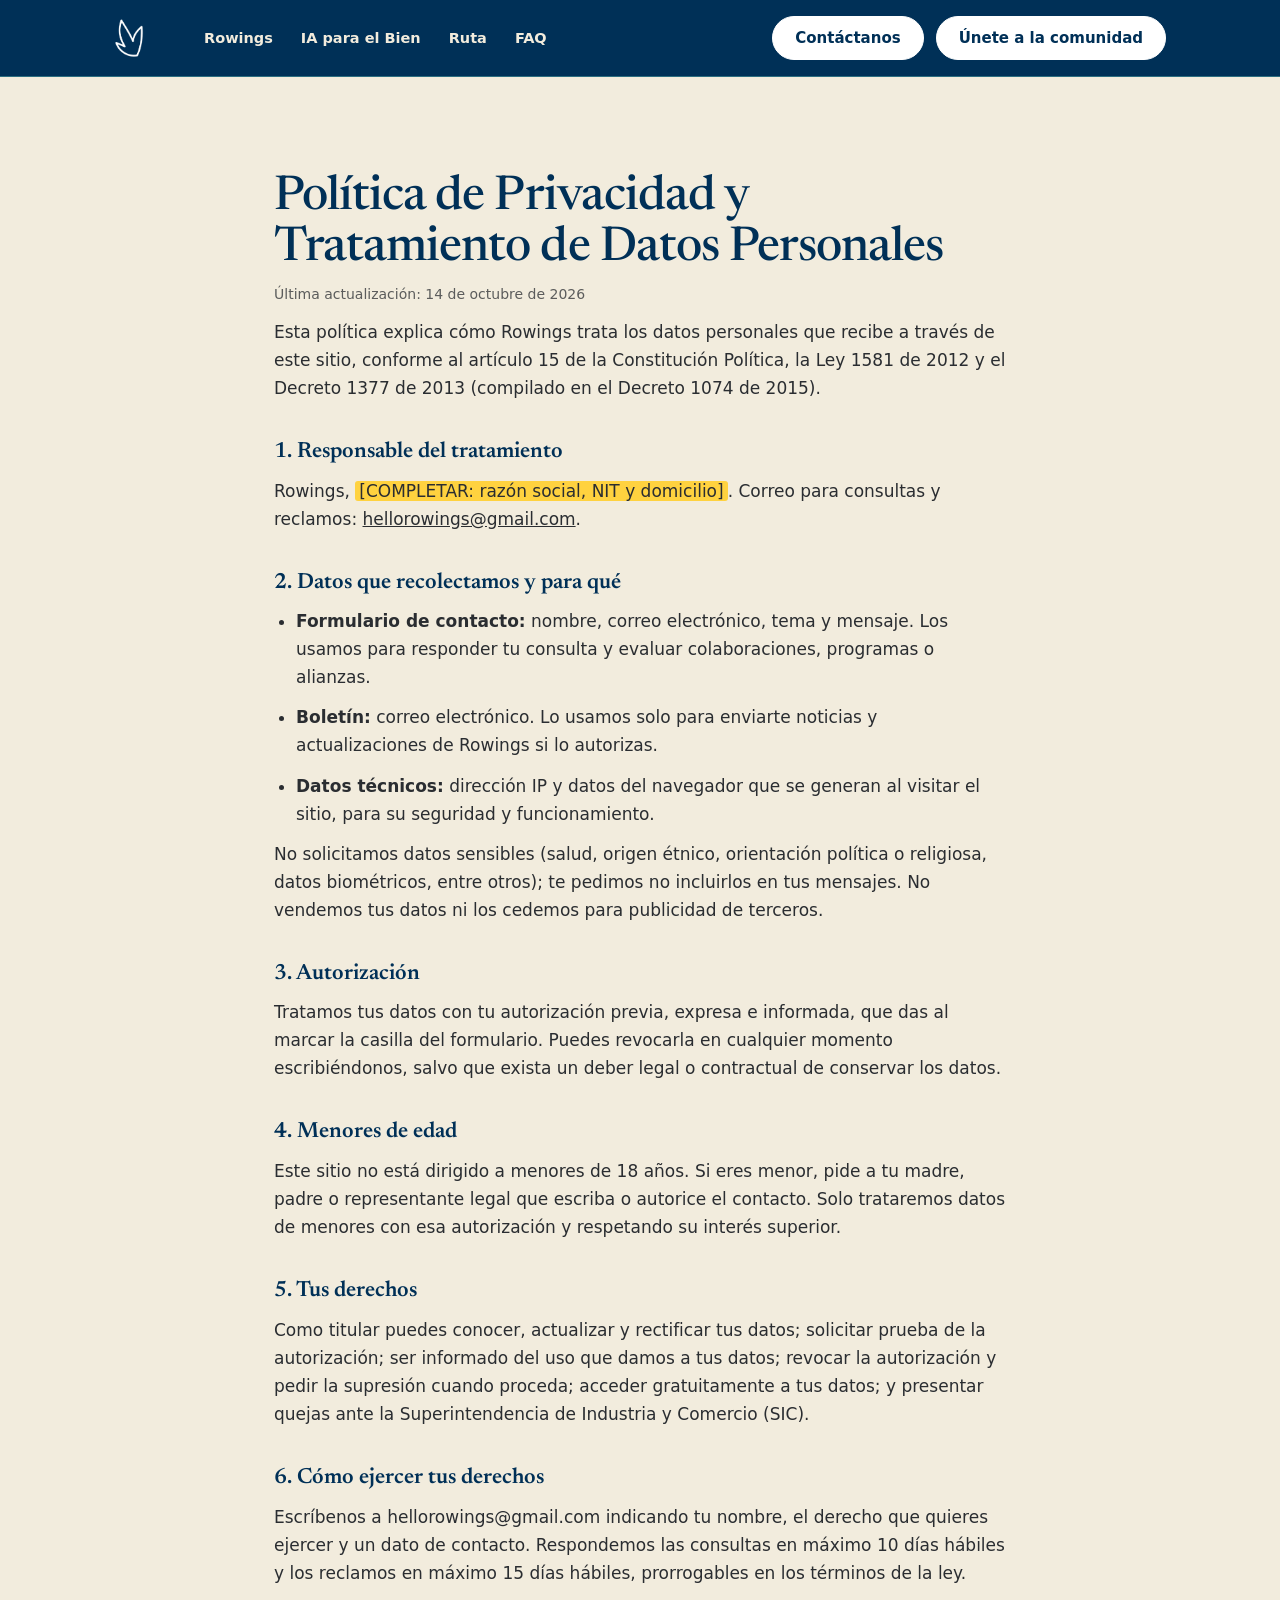
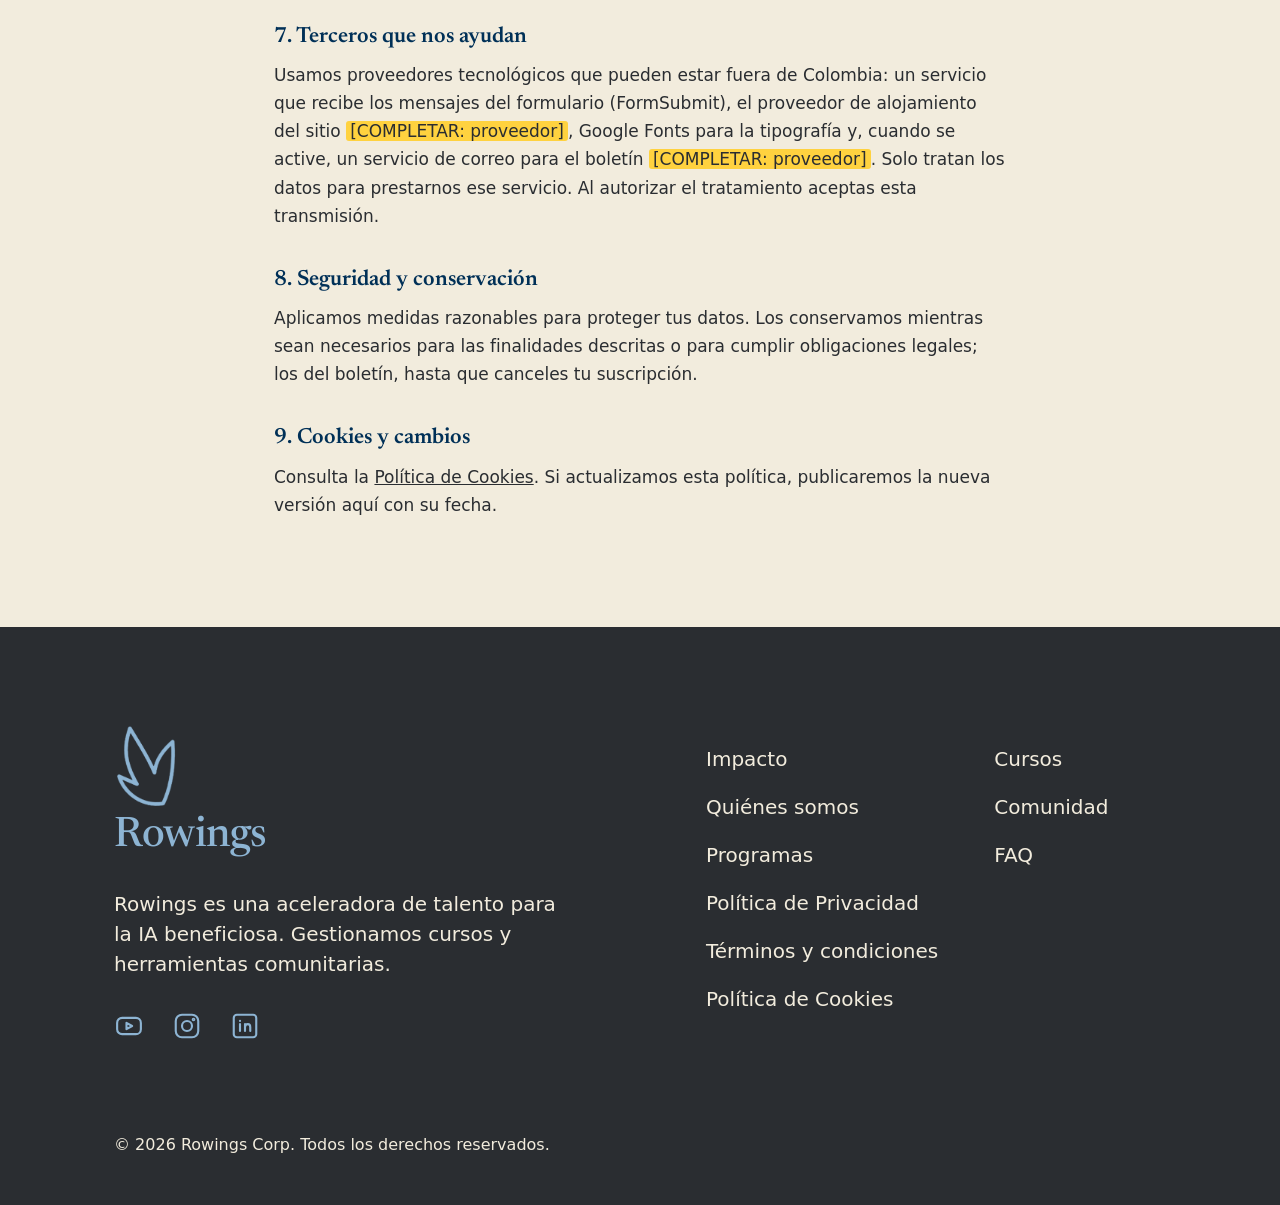
<file: rowings-final/rowings-landing/privacidad.html>
<!doctype html>
<html lang="es">
<head>
<meta charset="utf-8">
<meta name="viewport" content="width=device-width, initial-scale=1, viewport-fit=cover">
<title>Política de Privacidad — Rowings</title>
<meta name="description" content="Política de Privacidad de Rowings.">
<link rel="preconnect" href="https://fonts.googleapis.com">
<link href="https://fonts.googleapis.com/css2?family=Newsreader:ital,opsz,wght@0,6..72,400;0,6..72,500;0,6..72,600;0,6..72,700;1,6..72,400&display=swap" rel="stylesheet">
<link rel="stylesheet" href="styles.css">
</head>
<body>
<header>
<div class="bar">
<a href="index.html#inicio" aria-label="Rowings, inicio"><img src="assets/logo.png" alt="" width="30" height="40" style="display:block"></a>
<nav id="menu" aria-label="Principal">
<a class="link" href="index.html#quienes">Rowings</a>
<a class="link" href="index.html#impacto">IA para el Bien</a>
<a class="link" href="index.html#programas">Ruta</a>
<a class="link" href="index.html#faq">FAQ</a>
<div class="nb"><a href="contacto.html">Contáctanos</a><a href="https://chat.whatsapp.com/K2Tq759ibBO39VDR2DajNa?s=cl&p=i&mlu=4&ilr=4">Únete a la comunidad</a></div>
</nav>
<button class="burger" type="button" aria-label="Abrir menú" aria-expanded="false" aria-controls="menu">☰</button>
</div>
</header>
<main class="legal"><div class="wrap">
<h1>Política de Privacidad y Tratamiento de Datos Personales</h1><p class="upd">Última actualización: 14 de octubre de 2026</p>
<p>Esta política explica cómo Rowings trata los datos personales que recibe a través de este sitio, conforme al artículo 15 de la Constitución Política, la Ley 1581 de 2012 y el Decreto 1377 de 2013 (compilado en el Decreto 1074 de 2015).</p>
<h2>1. Responsable del tratamiento</h2>
<p>Rowings, <mark>[COMPLETAR: razón social, NIT y domicilio]</mark>. Correo para consultas y reclamos: <a href="mailto:hellorowings@gmail.com">hellorowings@gmail.com</a>.</p>
<h2>2. Datos que recolectamos y para qué</h2>
<ul><li><strong>Formulario de contacto:</strong> nombre, correo electrónico, tema y mensaje. Los usamos para responder tu consulta y evaluar colaboraciones, programas o alianzas.</li>
<li><strong>Boletín:</strong> correo electrónico. Lo usamos solo para enviarte noticias y actualizaciones de Rowings si lo autorizas.</li>
<li><strong>Datos técnicos:</strong> dirección IP y datos del navegador que se generan al visitar el sitio, para su seguridad y funcionamiento.</li></ul>
<p>No solicitamos datos sensibles (salud, origen étnico, orientación política o religiosa, datos biométricos, entre otros); te pedimos no incluirlos en tus mensajes. No vendemos tus datos ni los cedemos para publicidad de terceros.</p>
<h2>3. Autorización</h2>
<p>Tratamos tus datos con tu autorización previa, expresa e informada, que das al marcar la casilla del formulario. Puedes revocarla en cualquier momento escribiéndonos, salvo que exista un deber legal o contractual de conservar los datos.</p>
<h2>4. Menores de edad</h2>
<p>Este sitio no está dirigido a menores de 18 años. Si eres menor, pide a tu madre, padre o representante legal que escriba o autorice el contacto. Solo trataremos datos de menores con esa autorización y respetando su interés superior.</p>
<h2>5. Tus derechos</h2>
<p>Como titular puedes conocer, actualizar y rectificar tus datos; solicitar prueba de la autorización; ser informado del uso que damos a tus datos; revocar la autorización y pedir la supresión cuando proceda; acceder gratuitamente a tus datos; y presentar quejas ante la Superintendencia de Industria y Comercio (SIC).</p>
<h2>6. Cómo ejercer tus derechos</h2>
<p>Escríbenos a hellorowings@gmail.com indicando tu nombre, el derecho que quieres ejercer y un dato de contacto. Respondemos las consultas en máximo 10 días hábiles y los reclamos en máximo 15 días hábiles, prorrogables en los términos de la ley.</p>
<h2>7. Terceros que nos ayudan</h2>
<p>Usamos proveedores tecnológicos que pueden estar fuera de Colombia: un servicio que recibe los mensajes del formulario (FormSubmit), el proveedor de alojamiento del sitio <mark>[COMPLETAR: proveedor]</mark>, Google Fonts para la tipografía y, cuando se active, un servicio de correo para el boletín <mark>[COMPLETAR: proveedor]</mark>. Solo tratan los datos para prestarnos ese servicio. Al autorizar el tratamiento aceptas esta transmisión.</p>
<h2>8. Seguridad y conservación</h2>
<p>Aplicamos medidas razonables para proteger tus datos. Los conservamos mientras sean necesarios para las finalidades descritas o para cumplir obligaciones legales; los del boletín, hasta que canceles tu suscripción.</p>
<h2>9. Cookies y cambios</h2>
<p>Consulta la <a href="cookies.html">Política de Cookies</a>. Si actualizamos esta política, publicaremos la nueva versión aquí con su fecha.</p>
</div></main>
<footer>
<div class="ft">
<div class="brand">
<a class="lg" href="index.html#inicio" aria-label="Rowings, inicio"><img src="assets/logo-footer.png" alt="" width="64" height="86"><span>Rowings</span></a>
<p>Rowings es una aceleradora de talento para la IA beneficiosa. Gestionamos cursos y herramientas comunitarias.</p>
<!-- TODO: reemplazar href="#" por los perfiles reales -->
<div class="soc">
<a href="https://youtube.com/@rownigs?si=HGnGcYSCP7xqgEeB" aria-label="YouTube"><svg width="30" height="30" viewBox="0 0 24 24" aria-hidden="true"><rect x="2.5" y="5.5" width="19" height="13" rx="4"/><path d="M10 9.5v5l4.5-2.5z"/></svg></a>
<a href="https://instagram.com/withrowings?srtk=azB1YnV5OTRnc25l" aria-label="Instagram"><svg width="30" height="30" viewBox="0 0 24 24" aria-hidden="true"><rect x="3" y="3" width="18" height="18" rx="5"/><circle cx="12" cy="12" r="4"/><circle cx="17.2" cy="6.8" r=".6"/></svg></a>
<a href="https://www.linkedin.com/company/rowings/" aria-label="LinkedIn"><svg width="30" height="30" viewBox="0 0 24 24" aria-hidden="true"><rect x="3" y="3" width="18" height="18" rx="2.5"/><path d="M8 10.5V16M8 7.8v.1M12 16v-5.5M12 13c0-1.6 1-2.5 2.3-2.5 1.4 0 1.9 1 1.9 2.4V16"/></svg></a>
</div>
</div>
<nav aria-label="Pie de página">
<div><a class="link" href="index.html#impacto">Impacto</a><a class="link" href="index.html#quienes">Quiénes somos</a><a class="link" href="index.html#programas">Programas</a><a class="link" href="privacidad.html">Política de Privacidad</a><a class="link" href="terminos.html">Términos y condiciones</a><a class="link" href="cookies.html">Política de Cookies</a></div>
<div><a class="link" href="index.html#programas">Cursos</a><a class="link" href="index.html#comunidad">Comunidad</a><a class="link" href="index.html#faq">FAQ</a></div>
</nav>
</div>
<div class="copy">© 2026 Rowings Corp. Todos los derechos reservados.</div>
</footer>
<script>
const h=document.querySelector('header'),b=h.querySelector('.burger');
const set=o=>{h.classList.toggle('open',o);b.setAttribute('aria-expanded',o)};
b.onclick=()=>set(!h.classList.contains('open'));
h.querySelectorAll('nav a').forEach(a=>a.onclick=()=>set(false));
</script>
</body>
</html>
</file>
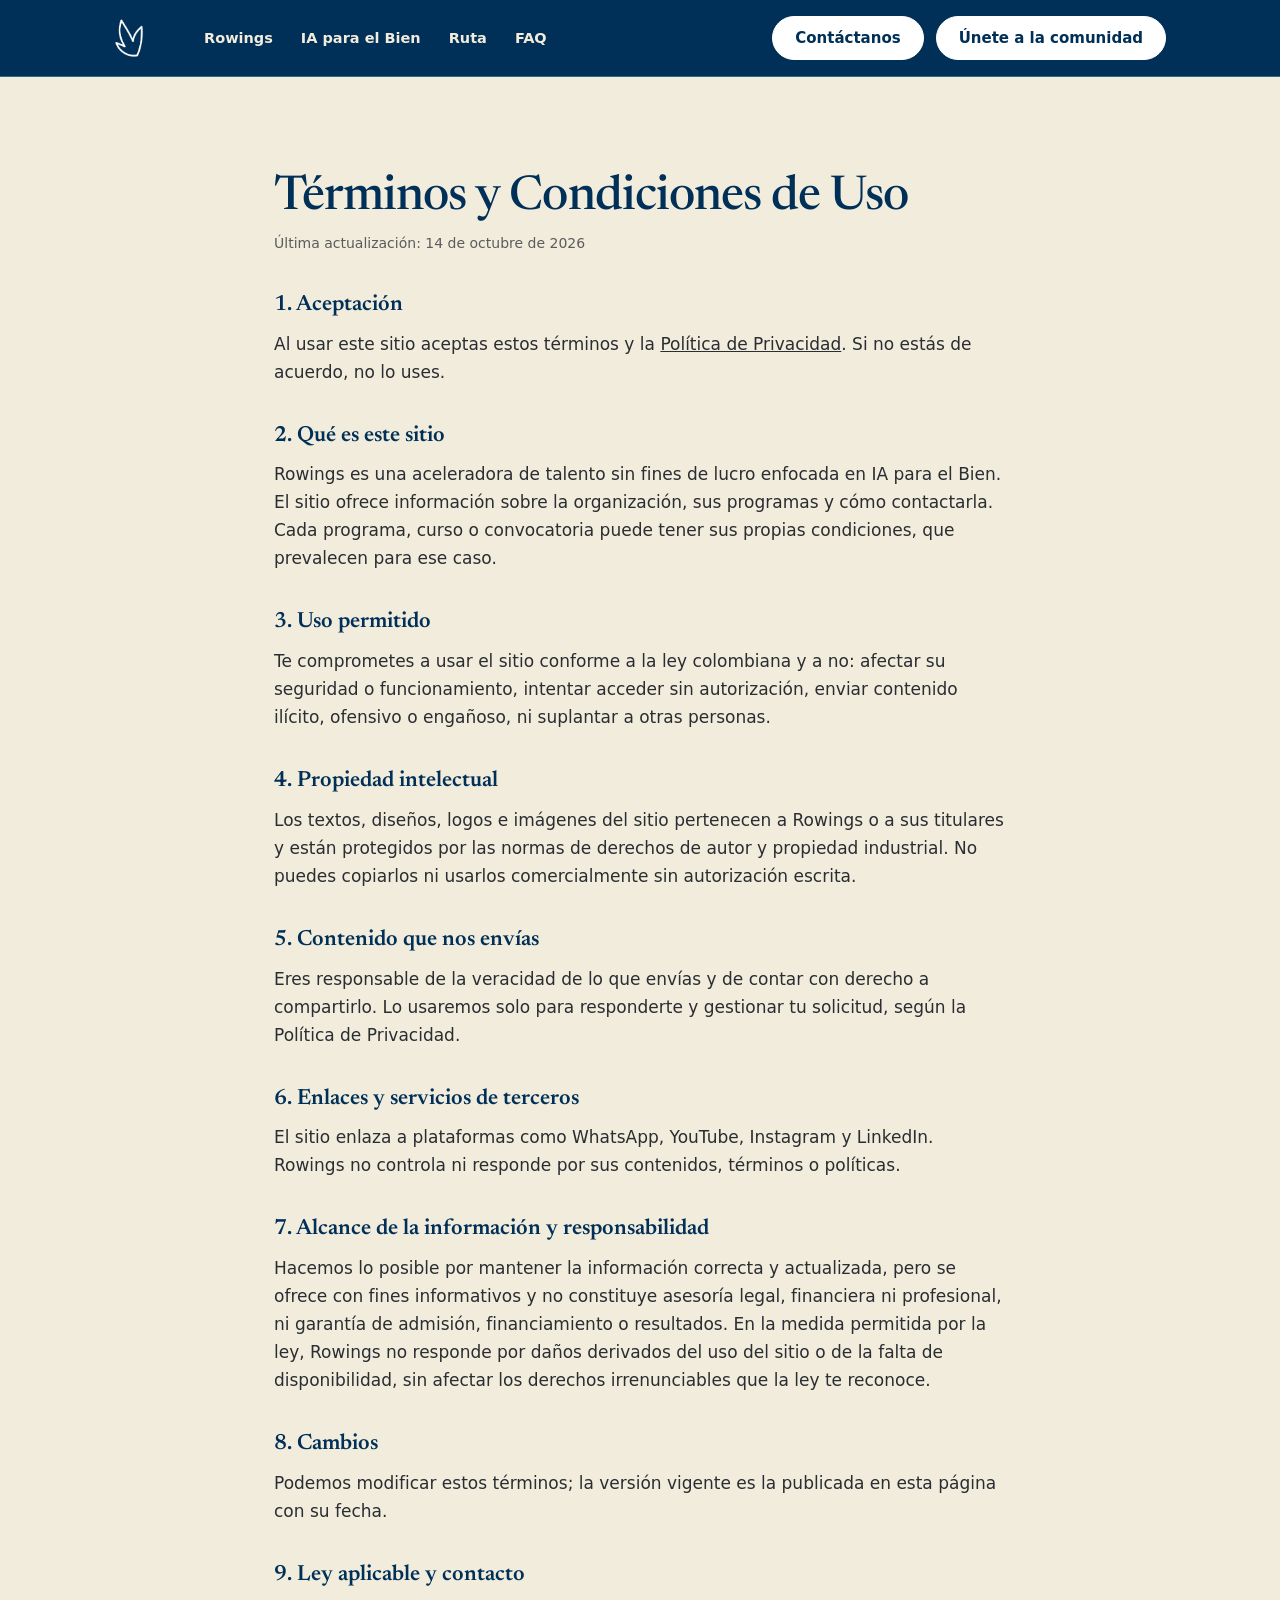
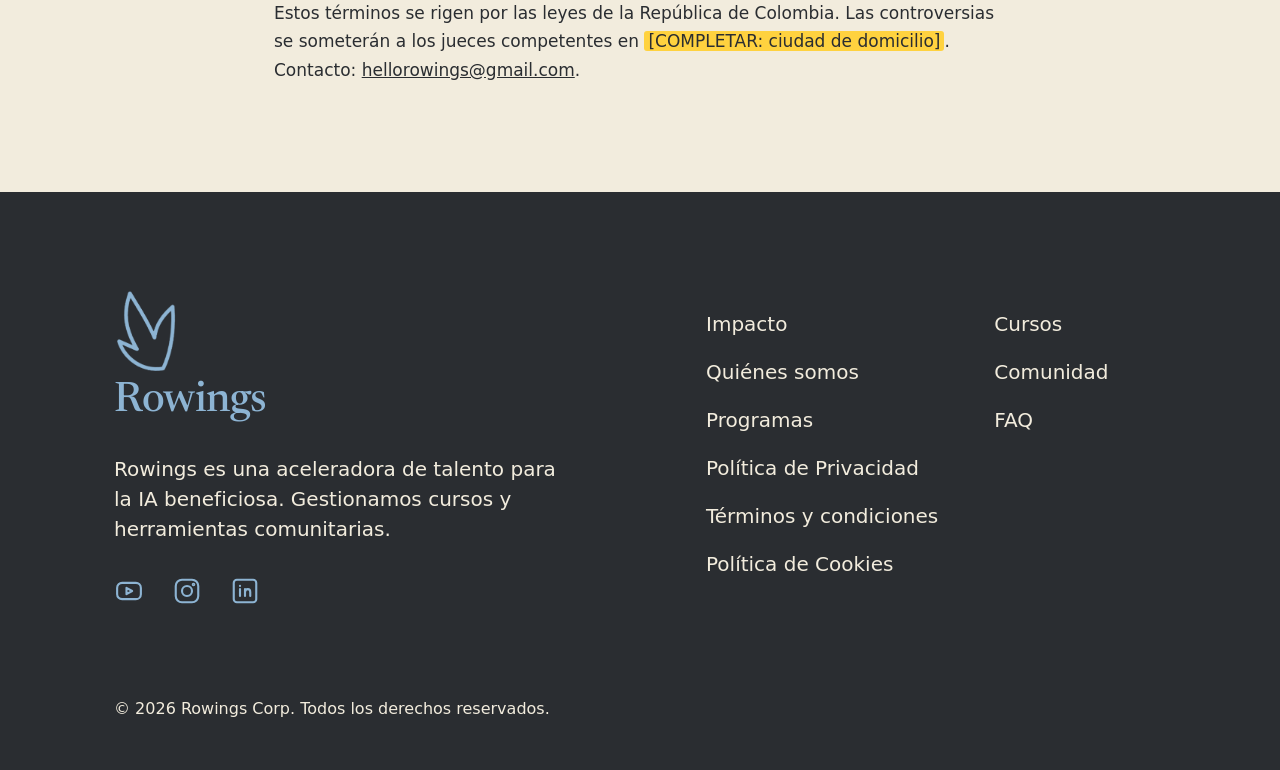
<file: rowings-final/rowings-landing/terminos.html>
<!doctype html>
<html lang="es">
<head>
<meta charset="utf-8">
<meta name="viewport" content="width=device-width, initial-scale=1, viewport-fit=cover">
<title>Términos y Condiciones — Rowings</title>
<meta name="description" content="Términos y Condiciones de Rowings.">
<link rel="preconnect" href="https://fonts.googleapis.com">
<link href="https://fonts.googleapis.com/css2?family=Newsreader:ital,opsz,wght@0,6..72,400;0,6..72,500;0,6..72,600;0,6..72,700;1,6..72,400&display=swap" rel="stylesheet">
<link rel="stylesheet" href="styles.css">
</head>
<body>
<header>
<div class="bar">
<a href="index.html#inicio" aria-label="Rowings, inicio"><img src="assets/logo.png" alt="" width="30" height="40" style="display:block"></a>
<nav id="menu" aria-label="Principal">
<a class="link" href="index.html#quienes">Rowings</a>
<a class="link" href="index.html#impacto">IA para el Bien</a>
<a class="link" href="index.html#programas">Ruta</a>
<a class="link" href="index.html#faq">FAQ</a>
<div class="nb"><a href="contacto.html">Contáctanos</a><a href="https://chat.whatsapp.com/K2Tq759ibBO39VDR2DajNa?s=cl&p=i&mlu=4&ilr=4">Únete a la comunidad</a></div>
</nav>
<button class="burger" type="button" aria-label="Abrir menú" aria-expanded="false" aria-controls="menu">☰</button>
</div>
</header>
<main class="legal"><div class="wrap">
<h1>Términos y Condiciones de Uso</h1><p class="upd">Última actualización: 14 de octubre de 2026</p>
<h2>1. Aceptación</h2>
<p>Al usar este sitio aceptas estos términos y la <a href="privacidad.html">Política de Privacidad</a>. Si no estás de acuerdo, no lo uses.</p>
<h2>2. Qué es este sitio</h2>
<p>Rowings es una aceleradora de talento sin fines de lucro enfocada en IA para el Bien. El sitio ofrece información sobre la organización, sus programas y cómo contactarla. Cada programa, curso o convocatoria puede tener sus propias condiciones, que prevalecen para ese caso.</p>
<h2>3. Uso permitido</h2>
<p>Te comprometes a usar el sitio conforme a la ley colombiana y a no: afectar su seguridad o funcionamiento, intentar acceder sin autorización, enviar contenido ilícito, ofensivo o engañoso, ni suplantar a otras personas.</p>
<h2>4. Propiedad intelectual</h2>
<p>Los textos, diseños, logos e imágenes del sitio pertenecen a Rowings o a sus titulares y están protegidos por las normas de derechos de autor y propiedad industrial. No puedes copiarlos ni usarlos comercialmente sin autorización escrita.</p>
<h2>5. Contenido que nos envías</h2>
<p>Eres responsable de la veracidad de lo que envías y de contar con derecho a compartirlo. Lo usaremos solo para responderte y gestionar tu solicitud, según la Política de Privacidad.</p>
<h2>6. Enlaces y servicios de terceros</h2>
<p>El sitio enlaza a plataformas como WhatsApp, YouTube, Instagram y LinkedIn. Rowings no controla ni responde por sus contenidos, términos o políticas.</p>
<h2>7. Alcance de la información y responsabilidad</h2>
<p>Hacemos lo posible por mantener la información correcta y actualizada, pero se ofrece con fines informativos y no constituye asesoría legal, financiera ni profesional, ni garantía de admisión, financiamiento o resultados. En la medida permitida por la ley, Rowings no responde por daños derivados del uso del sitio o de la falta de disponibilidad, sin afectar los derechos irrenunciables que la ley te reconoce.</p>
<h2>8. Cambios</h2>
<p>Podemos modificar estos términos; la versión vigente es la publicada en esta página con su fecha.</p>
<h2>9. Ley aplicable y contacto</h2>
<p>Estos términos se rigen por las leyes de la República de Colombia. Las controversias se someterán a los jueces competentes en <mark>[COMPLETAR: ciudad de domicilio]</mark>. Contacto: <a href="mailto:hellorowings@gmail.com">hellorowings@gmail.com</a>.</p>
</div></main>
<footer>
<div class="ft">
<div class="brand">
<a class="lg" href="index.html#inicio" aria-label="Rowings, inicio"><img src="assets/logo-footer.png" alt="" width="64" height="86"><span>Rowings</span></a>
<p>Rowings es una aceleradora de talento para la IA beneficiosa. Gestionamos cursos y herramientas comunitarias.</p>
<!-- TODO: reemplazar href="#" por los perfiles reales -->
<div class="soc">
<a href="https://youtube.com/@rownigs?si=HGnGcYSCP7xqgEeB" aria-label="YouTube"><svg width="30" height="30" viewBox="0 0 24 24" aria-hidden="true"><rect x="2.5" y="5.5" width="19" height="13" rx="4"/><path d="M10 9.5v5l4.5-2.5z"/></svg></a>
<a href="https://instagram.com/withrowings?srtk=azB1YnV5OTRnc25l" aria-label="Instagram"><svg width="30" height="30" viewBox="0 0 24 24" aria-hidden="true"><rect x="3" y="3" width="18" height="18" rx="5"/><circle cx="12" cy="12" r="4"/><circle cx="17.2" cy="6.8" r=".6"/></svg></a>
<a href="https://www.linkedin.com/company/rowings/" aria-label="LinkedIn"><svg width="30" height="30" viewBox="0 0 24 24" aria-hidden="true"><rect x="3" y="3" width="18" height="18" rx="2.5"/><path d="M8 10.5V16M8 7.8v.1M12 16v-5.5M12 13c0-1.6 1-2.5 2.3-2.5 1.4 0 1.9 1 1.9 2.4V16"/></svg></a>
</div>
</div>
<nav aria-label="Pie de página">
<div><a class="link" href="index.html#impacto">Impacto</a><a class="link" href="index.html#quienes">Quiénes somos</a><a class="link" href="index.html#programas">Programas</a><a class="link" href="privacidad.html">Política de Privacidad</a><a class="link" href="terminos.html">Términos y condiciones</a><a class="link" href="cookies.html">Política de Cookies</a></div>
<div><a class="link" href="index.html#programas">Cursos</a><a class="link" href="index.html#comunidad">Comunidad</a><a class="link" href="index.html#faq">FAQ</a></div>
</nav>
</div>
<div class="copy">© 2026 Rowings Corp. Todos los derechos reservados.</div>
</footer>
<script>
const h=document.querySelector('header'),b=h.querySelector('.burger');
const set=o=>{h.classList.toggle('open',o);b.setAttribute('aria-expanded',o)};
b.onclick=()=>set(!h.classList.contains('open'));
h.querySelectorAll('nav a').forEach(a=>a.onclick=()=>set(false));
</script>
</body>
</html>
</file>
<file: rowings-final/rowings-landing/styles.css>
:root{--bg:#F2ECDD;--ink:#2A2D31;--head:#003057;--acc:#3F6683;--line:rgba(42,45,49,.28);--azul:#003057;--papel:#F2ECDD;--menta:#7EE3CF;--carbon:#2A2D31;--serif:'Galaxi Copernicus',Newsreader,Georgia,'Times New Roman',serif;--sans:system-ui,-apple-system,'Segoe UI',sans-serif;box-sizing:border-box;padding-top:env(safe-area-inset-top,0px);padding-bottom:env(safe-area-inset-bottom,0px)}
@media(prefers-color-scheme:dark){:root:not([data-theme=light]){--bg:#17202a;--ink:#F2ECDD;--head:#F2ECDD;--acc:#7EE3CF;--line:rgba(242,236,221,.28)}}
:root[data-theme=dark]{--bg:#17202a;--ink:#F2ECDD;--head:#F2ECDD;--acc:#7EE3CF;--line:rgba(242,236,221,.28)}
*,*:before,*:after{box-sizing:border-box}
html{scroll-behavior:smooth;scroll-padding-top:calc(76px + env(safe-area-inset-top,0px))}
body{margin:0;background:var(--bg);color:var(--ink);font:18px/1.6 var(--serif)}
a{color:inherit;text-decoration:none}
img{max-width:100%}
a:focus-visible,summary:focus-visible,button:focus-visible,input:focus-visible{outline:3px solid var(--acc);outline-offset:3px}
h1,h2,h3{margin:0}
.wrap{max-width:1100px;margin:0 auto;padding:96px 24px}
.eyebrow{display:flex;align-items:center;gap:10px;font:15px var(--sans);color:var(--acc);margin-bottom:12px}
.eyebrow:before{content:"";width:9px;height:9px;border-radius:50%;background:currentColor}
.pill{display:inline-flex;align-items:center;justify-content:center;min-height:48px;padding:12px 26px;border-radius:999px;font:600 16px var(--sans);background:#fff;color:var(--azul);white-space:nowrap;text-align:center;box-shadow:0 2px 14px rgba(0,33,64,.35);transition:opacity .2s}
.pill:hover{opacity:.88}
.pill.dk{background:var(--azul);color:var(--papel);border:1.5px solid rgba(242,236,221,.4);box-shadow:none}
.link:hover{text-decoration:underline}
/* header */
header{position:sticky;top:env(safe-area-inset-top,0px);z-index:10;background:var(--azul);border-bottom:1px solid rgba(126,227,207,.35);color:var(--papel)}
.bar{max-width:1100px;margin:0 auto;padding:14px 24px;min-height:76px;display:flex;align-items:center;justify-content:space-between;gap:20px}
.bar nav{display:flex;align-items:center;flex:1;gap:28px;margin-left:40px;font:600 14.5px var(--sans);white-space:nowrap}
.nb{display:flex;gap:12px;margin-left:auto}
.bar .nb a{display:inline-flex;align-items:center;justify-content:center;min-height:44px;padding:10px 22px;border:1.5px solid #fff;border-radius:999px;background:#fff;color:var(--azul);font:600 15px var(--sans)}
.bar .nb a:hover{opacity:.88}
.act{display:flex;align-items:center;gap:12px}
.act .pill{min-height:44px;padding:12px 24px;font-size:15px;font-weight:700;box-shadow:none}
.burger{display:none;width:44px;height:44px;border-radius:8px;border:1px solid rgba(242,236,221,.4);background:none;color:var(--papel);font-size:22px;cursor:pointer}
@media(max-width:1040px){.bar nav{gap:20px;margin-left:20px;font-size:14px}.nb{gap:10px}.bar .nb a{padding:10px 16px;font-size:14px}}
@media(max-width:760px){.burger{display:block}.bar nav{display:none;position:absolute;left:0;right:0;top:100%;flex-direction:column;gap:0;padding:8px 24px 16px;background:var(--azul);border-bottom:1px solid rgba(126,227,207,.35)}.bar nav a{padding:14px 0}.bar nav{margin-left:0;align-items:stretch}.nb{margin:12px 0 0}.bar .nb a{flex:1;padding:10px 22px}header.open nav{display:flex}}
@media(max-width:480px){.act .pill{padding:10px 16px;font-size:14px}.bar{gap:10px;padding:14px 16px}}
/* fondos con malla y grano */
.mesh{position:absolute;inset:-10%;background:radial-gradient(45% 55% at 50% 45%,rgba(0,33,64,.85),rgba(0,33,64,0)),radial-gradient(45% 55% at 98% 55%,rgba(63,102,131,.9),rgba(63,102,131,0)),radial-gradient(50% 60% at 78% 108%,rgba(126,227,207,.55),rgba(126,227,207,0)),radial-gradient(55% 60% at 12% 105%,rgba(242,236,221,.5),rgba(242,236,221,0)),radial-gradient(50% 65% at 95% 5%,rgba(126,227,207,.7),rgba(126,227,207,0)),radial-gradient(55% 70% at 8% 5%,rgba(63,102,131,.95),rgba(63,102,131,0));animation:dr 16s ease-in-out infinite alternate}
@keyframes dr{0%{transform:translate(-6%,-4%) scale(1)}100%{transform:translate(7%,5%) scale(1.18) rotate(4deg)}}
@keyframes dq{0%{transform:translate(8%,4%) scale(1.15) rotate(-5deg)}100%{transform:translate(-8%,-6%) scale(1)}}
@keyframes dp{0%{transform:translate(-4%,8%) scale(1)}100%{transform:translate(6%,-8%) scale(1.2)}}
.mesh:before,.mesh:after{content:"";position:absolute;inset:0}
.mesh:before{background:radial-gradient(40% 50% at 25% 60%,rgba(126,227,207,.55),rgba(126,227,207,0)),radial-gradient(38% 48% at 80% 35%,rgba(63,102,131,.9),rgba(63,102,131,0));animation:dq 19s ease-in-out infinite alternate}
.mesh:after{background:radial-gradient(35% 45% at 60% 80%,rgba(242,236,221,.4),rgba(242,236,221,0)),radial-gradient(40% 50% at 10% 20%,rgba(0,33,64,.8),rgba(0,33,64,0));animation:dp 23s ease-in-out infinite alternate}
.grain{position:absolute;inset:0;opacity:.3;mix-blend-mode:overlay;pointer-events:none;background:url("data:image/svg+xml;utf8,<svg xmlns='http://www.w3.org/2000/svg' width='220' height='220'><filter id='n'><feTurbulence type='fractalNoise' baseFrequency='.85' numOctaves='2' stitchTiles='stitch'/><feColorMatrix type='saturate' values='0'/></filter><rect width='100%25' height='100%25' filter='url(%23n)'/></svg>")}
/* hero */
.hero{position:relative;overflow:hidden;display:flex;min-height:720px;background:var(--azul);color:var(--papel)}
.hero .in{position:relative;z-index:2;margin:auto;max-width:1100px;padding:96px 24px;display:flex;flex-direction:column;align-items:center;gap:28px;text-align:center}
h1{max-width:980px;font:500 clamp(36px,4.6vw,66px)/1.06 var(--serif);letter-spacing:-.02em}
.lead{max-width:700px;margin:0;font-size:20px;line-height:1.55}
.btns{display:flex;flex-wrap:wrap;gap:12px;justify-content:center;margin-top:8px}
/* quiénes somos / impacto */
.sec{border-top:1px solid rgba(128,128,128,.22)}
h2.big{margin-bottom:32px;font:600 clamp(34px,5vw,60px)/1.05 var(--serif);color:var(--head);letter-spacing:-.02em}
h2.big.m{margin-bottom:48px;font-size:clamp(34px,5vw,56px)}
.two{display:flex;flex-wrap:wrap;gap:16px 56px}
.two>*{flex:1 1 340px;min-width:0;max-width:520px;margin:0}
.two.top{margin-bottom:72px;font-size:19px;line-height:1.5}
.two.end{align-items:flex-end;margin-bottom:32px}
.two.end p{font-size:17px;line-height:1.5}
h3.md{font:600 clamp(28px,3.4vw,40px)/1.1 var(--serif);color:var(--head);letter-spacing:-.015em}
.cards{display:flex;flex-wrap:wrap;gap:16px}
.card{flex:1 1 280px;min-height:260px;padding:24px;border-radius:14px;background:var(--azul);color:var(--papel);display:flex;flex-direction:column;justify-content:space-between;gap:32px}
.card small{display:block;margin-bottom:6px;font:600 16px var(--sans);color:var(--menta)}
.card h3{font:600 clamp(26px,2.6vw,32px)/1.1 var(--serif);letter-spacing:-.01em}
.card p{margin:0;max-width:320px;font:17px/1.45 var(--sans)}
/* creencias en pestañas */
.tabs{display:flex;gap:8px;overflow-x:auto;margin-bottom:40px;border-bottom:1px solid var(--line);scrollbar-width:none}
.tabs button{flex:none;margin-bottom:-1px;padding:14px 16px;border:0;border-bottom:2px solid transparent;background:none;color:var(--ink);opacity:.7;font:600 18px var(--sans);cursor:pointer}
.tabs button[aria-selected=true]{opacity:1;color:var(--head);border-color:var(--head)}
.panel{display:grid;grid-template-columns:minmax(0,1.15fr) minmax(0,1fr);gap:56px;align-items:center}
.panel[hidden]{display:none}
.panel img{display:block;width:100%;aspect-ratio:6/5;object-fit:cover;border-radius:14px}
.panel .kick{margin:0 0 16px;max-width:460px;font:600 17px/1.35 var(--sans);color:var(--head)}
.panel .body{margin:0 0 28px;max-width:460px;font-size:clamp(19px,2vw,23px);line-height:1.45}
@media(max-width:860px){.panel{grid-template-columns:1fr;gap:28px}}
/* cómo operamos */
.ops{background:var(--menta);color:var(--carbon)}
.ops .eyebrow{color:var(--carbon)}
.ops h2{max-width:640px;margin-bottom:56px;font:500 clamp(32px,4.6vw,56px)/1.08 var(--serif);letter-spacing:-.02em}
.opsg{display:grid;grid-template-columns:1fr 1fr;gap:56px;align-items:center}
.vis{position:relative;overflow:hidden;aspect-ratio:69/50;border-radius:14px;background:var(--azul)}
.vis img{position:absolute;inset:0;width:100%;height:100%;object-fit:cover;opacity:0;transition:opacity .35s}
.vis img.on{opacity:1}
#p2 img{object-position:50% 68%}
#p3 img{object-position:50% 45%}
.fr{display:flex;flex-direction:column;gap:32px}
.fr article{padding-left:24px;border-left:2px solid rgba(42,45,49,.22);cursor:pointer;transition:border-color .2s}
.fr article.on{border-color:var(--carbon)}
.fr h3{display:flex;align-items:center;gap:12px;margin-bottom:10px;font:600 20px/1.3 var(--sans)}
.fr svg{flex:none;stroke:var(--azul)}
.fr p{margin:0;font:16.5px/1.6 var(--sans)}
@media(max-width:860px){.opsg{grid-template-columns:1fr;gap:32px}}
/* mentalidades */
.mind{padding:96px 24px 0}
.mcard{position:relative;overflow:hidden;max-width:1100px;margin:0 auto;padding:56px 32px 20px;border-radius:14px;background:#D9EADF;color:#0B4A3A}
.mcard h2{margin:0 0 8px;text-align:center;font:500 clamp(34px,5vw,60px)/1.1 var(--sans);letter-spacing:-.02em}
.arc{position:relative;container-type:inline-size;aspect-ratio:1000/300}
.arc svg{position:absolute;inset:0;width:100%;height:100%}
.nd{position:absolute;width:clamp(34px,6.4cqw,64px);transform:translate(-50%,-50%);will-change:left,top,opacity}
.nd b{display:grid;place-items:center;width:100%;aspect-ratio:1/1.1547;background:#C3F23F;clip-path:polygon(50% 0,100% 25%,100% 75%,50% 100%,0 75%,0 25%);font:700 clamp(15px,2.6cqw,26px) var(--sans)}
.nd span{position:absolute;top:calc(100% + 8px);left:50%;transform:translateX(-50%);width:16cqw;text-align:center;font:500 clamp(11px,2cqw,20px)/1.2 var(--sans)}
/* faq */
h2.faqt{margin-bottom:48px;font:600 clamp(30px,4vw,48px)/1.1 var(--serif);color:var(--head);letter-spacing:-.015em}
.faq{display:flex;flex-wrap:wrap;gap:0 56px;align-items:flex-start}
.faq>div{flex:1 1 400px;min-width:0;border-top:1px solid var(--line)}
details{border-bottom:1px solid var(--line)}
summary{list-style:none;cursor:pointer;display:flex;justify-content:space-between;align-items:center;gap:16px;padding:24px 0;font:600 17px var(--sans)}
summary::-webkit-details-marker{display:none}
summary:after{content:"+";flex:none;font-size:28px;font-weight:300;line-height:1}
details[open] summary:after{content:"\2212"}
.ans{display:flex;flex-direction:column;gap:12px;max-width:560px;padding:0 0 24px;font-size:17px;line-height:1.6}
.ans p{margin:0}
/* cta + boletín */
.gap{max-width:1100px;margin:0 auto;padding:0 24px 24px}
.gap:last-of-type{padding-bottom:96px}
.cta,.news{position:relative;overflow:hidden;border-radius:14px;background:var(--azul);color:var(--papel)}
.cta{min-height:340px;display:flex;align-items:center}
.cta .in{position:relative;z-index:2;max-width:620px;padding:56px 64px;display:flex;flex-direction:column;align-items:flex-start;gap:16px}
.cta h2{font:500 clamp(32px,3.6vw,46px)/1.08 var(--serif);letter-spacing:-.02em}
.cta p{margin:0 0 12px;max-width:480px;font:17px/1.5 var(--sans)}
.news{padding:56px 60px;display:flex;flex-wrap:wrap;align-items:center;justify-content:space-between;gap:40px}
.news>div{flex:1 1 420px;min-width:0;max-width:620px}
.news .k{margin-bottom:14px;font:600 13px var(--sans);letter-spacing:.04em;color:var(--menta)}
.news h2{margin-bottom:32px;font:700 clamp(24px,2.6vw,32px)/1.3 var(--serif)}
form{display:flex;flex-wrap:wrap;gap:12px;font-family:var(--sans)}
input{flex:1 1 260px;min-width:0;height:52px;padding:0 18px;border:0;border-radius:8px;background:var(--papel);color:var(--carbon);font:16px var(--sans)}
.news button{height:52px;padding:0 28px;border-radius:8px;border:1px solid rgba(242,236,221,.4);background:var(--acc);color:var(--papel);font:700 16px var(--sans);cursor:pointer}
#msg{flex-basis:100%;min-height:1.4em;margin:0;font:15px var(--sans)}
.news svg{flex:1 1 220px;max-width:250px;height:auto;margin:0 auto}
@media(max-width:600px){.cta .in{padding:40px 28px}.news{padding:40px 28px}}
/* footer */
footer{background:var(--carbon);color:var(--papel)}
.ft{max-width:1100px;margin:0 auto;padding:96px 24px 40px;display:flex;flex-wrap:wrap;gap:56px;justify-content:space-between}
.brand{flex:1 1 360px;max-width:460px;min-width:0}
.lg{display:inline-flex;flex-direction:column;align-items:flex-start;gap:6px;color:#8DB4D3}
.lg img{width:64px;height:86px;object-fit:contain}
.lg span{font-size:42px;line-height:1;font-weight:500;letter-spacing:-.01em}
.brand p{margin:32px 0;font:20px/1.5 var(--sans)}
.soc{display:flex;gap:28px}
.soc svg{fill:none;stroke:#8DB4D3;stroke-width:1.7;stroke-linecap:round;stroke-linejoin:round}
footer nav{flex:0 1 460px;min-width:0;display:flex;flex-wrap:wrap;gap:0 56px;padding-top:24px;font:20px var(--sans)}
footer nav div{display:flex;flex-direction:column;gap:24px;min-width:140px}
.copy{max-width:1100px;margin:0 auto;padding:40px 24px 48px;font:16px/1.6 var(--sans)}
@media(prefers-reduced-motion:reduce){.mesh,.mesh:before,.mesh:after{animation:none}.vis img,.fr article{transition:none}html{scroll-behavior:auto}}
/* contacto */
.ct h1{margin:0 0 20px;color:var(--head);font-size:clamp(40px,6vw,64px)}
.ct .intro{max-width:620px;margin:0 0 48px;font-size:19px;line-height:1.55}
.ct h2.sub{margin:0 0 24px;font:600 24px/1.2 var(--serif);color:var(--head)}
.ct form{display:grid;grid-template-columns:1fr 1fr;gap:20px 24px;max-width:720px}
.ct label{display:block;margin-bottom:6px;font:600 14px var(--sans)}
.ct label i{color:var(--acc);font-style:normal}
.ct input,.ct select,.ct textarea{width:100%;height:44px;padding:0 12px;border:1px solid var(--line);border-radius:6px;background:transparent;color:var(--ink);font:16px var(--sans)}
.ct textarea{height:160px;padding:12px;resize:vertical}
.ct select:focus-visible,.ct textarea:focus-visible{outline:3px solid var(--acc);outline-offset:3px}
.ct .full,.ct #msg{grid-column:1/-1}
.ct .hint{margin:0 0 6px;font:13px var(--sans);opacity:.75}
.ct .note{margin:0;font:14px/1.5 var(--sans);opacity:.8}
.who{background:rgba(128,128,128,.12)}
.who .lead2{max-width:620px;margin:0;font-size:19px;line-height:1.55}
.ppl{display:grid;grid-template-columns:repeat(3,1fr);gap:0 24px;margin-top:40px}
.ppl div{padding:20px 0 28px;border-top:1px solid var(--line)}
.ppl h3{margin:0 0 8px;font:600 18px/1.3 var(--sans);color:var(--head)}
.ppl p{margin:0;font:15.5px/1.55 var(--sans)}
@media(max-width:860px){.ppl{grid-template-columns:1fr 1fr}}
@media(max-width:560px){.ct form,.ppl{grid-template-columns:1fr}}
/* consentimiento y páginas legales */
.ck{display:flex;gap:10px;align-items:flex-start;flex-basis:100%;font:14px/1.5 var(--sans)}
.ck input,.ct .ck input{flex:none;width:18px;height:18px;height:18px;margin:2px 0 0;padding:0;accent-color:var(--acc)}
.ck a{text-decoration:underline}
.legal .wrap{max-width:780px}
.legal h1{margin:0 0 8px;color:var(--head);font-size:clamp(32px,5vw,48px)}
.legal h2{margin:36px 0 10px;font:600 22px/1.3 var(--serif);color:var(--head)}
.legal p,.legal li{font:17px/1.65 var(--sans);margin:0 0 12px}
.legal ul{padding-left:22px;margin:0 0 12px}
.legal .upd{opacity:.75;font-size:14px}
.legal a{text-decoration:underline}
.legal mark{background:#FFD23F;color:#2A2D31;padding:0 4px;border-radius:3px}
</file>
